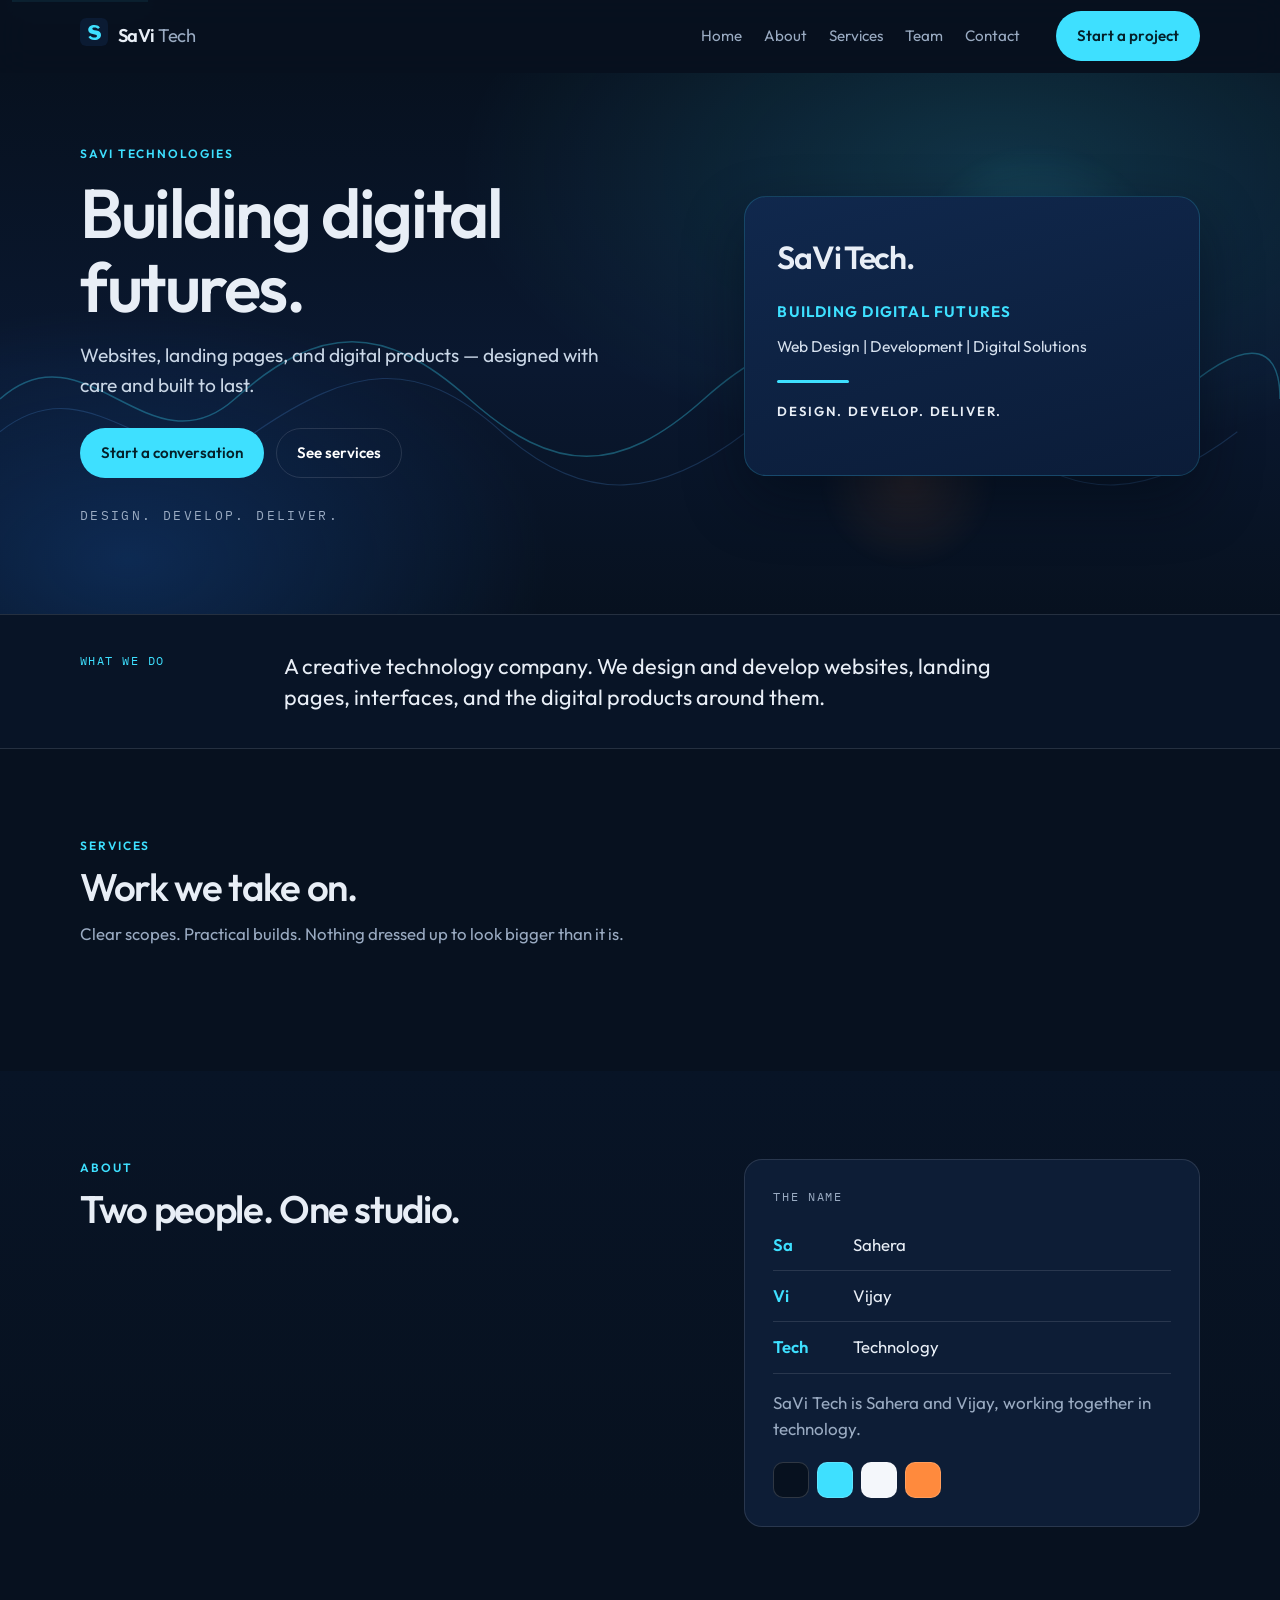
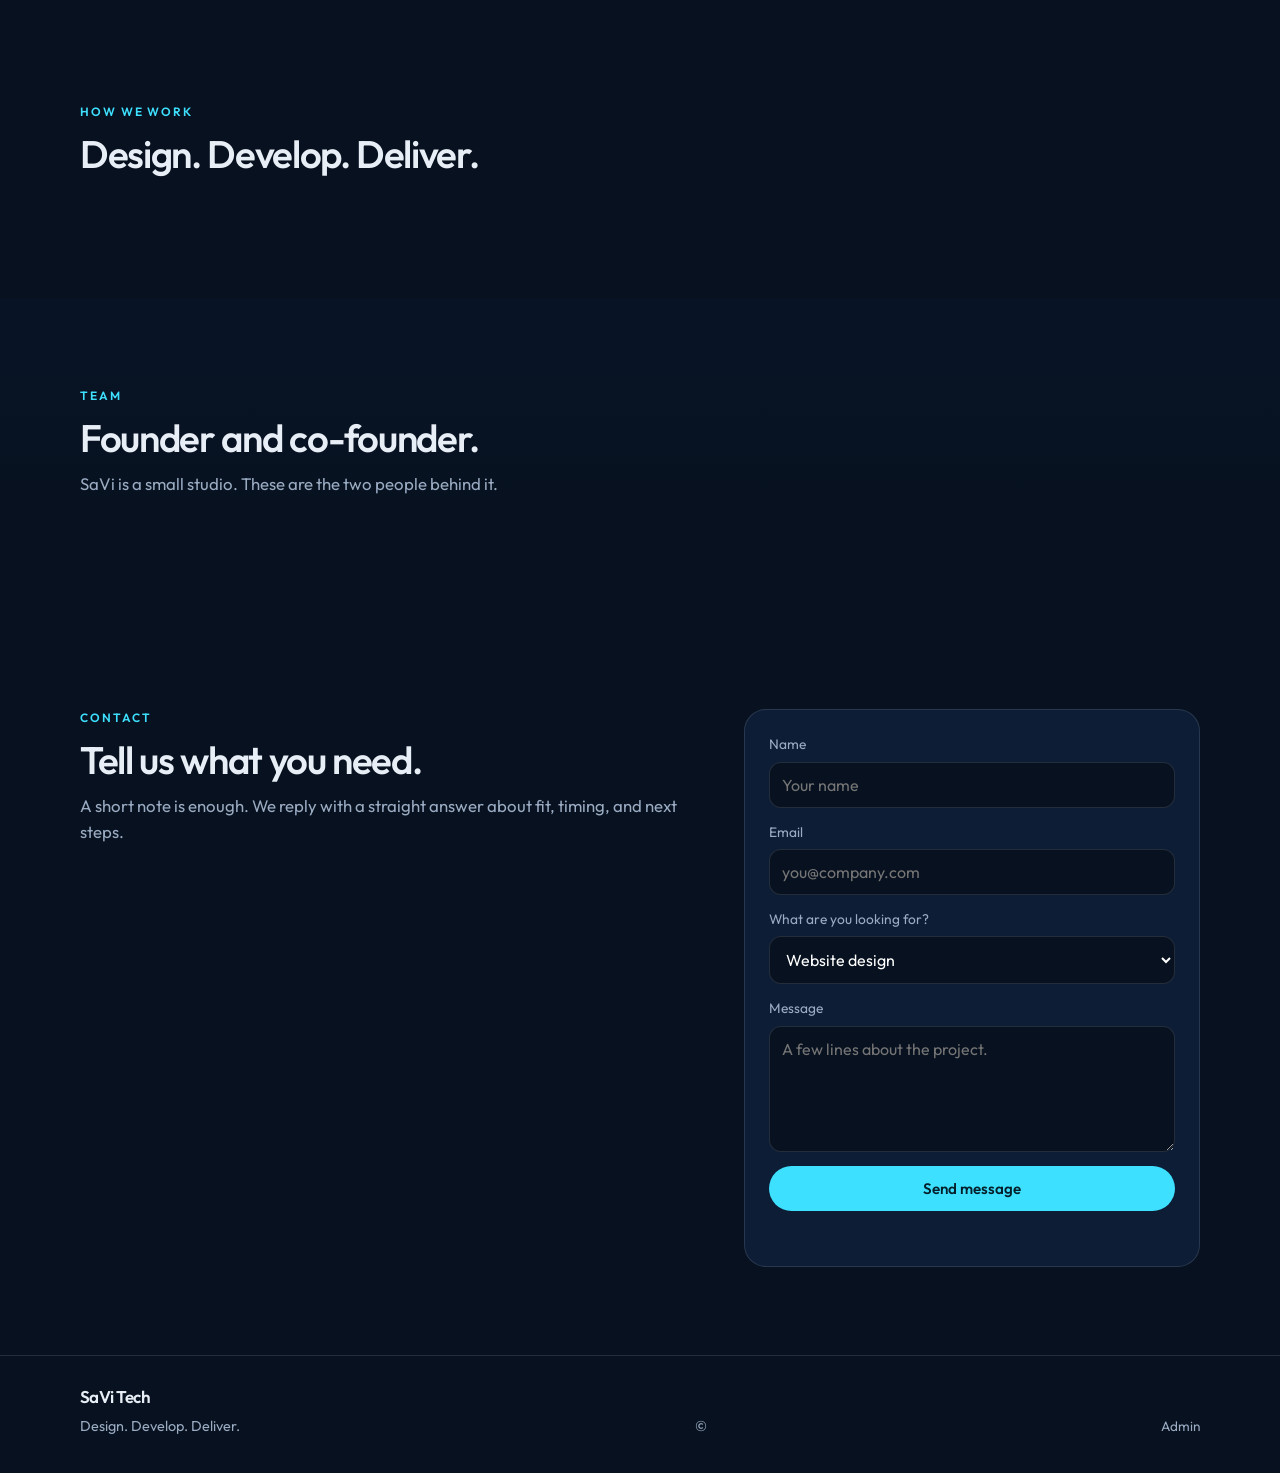
<file: public/index.html>
<!DOCTYPE html>
<html lang="en">
<head>
  <meta charset="UTF-8">
  <meta name="viewport" content="width=device-width, initial-scale=1.0">
  <title>SaVi Tech — Design. Develop. Deliver.</title>
  <meta name="description" content="SaVi Technologies designs and builds websites, landing pages, and digital products. Design. Develop. Deliver.">
  <meta name="theme-color" content="#07111F">
  <link rel="icon" href="favicon.svg" type="image/svg+xml">
  <link rel="preconnect" href="https://fonts.googleapis.com">
  <link rel="preconnect" href="https://fonts.gstatic.com" crossorigin>
  <link href="https://fonts.googleapis.com/css2?family=Outfit:wght@300;400;500;600;700&family=IBM+Plex+Mono:wght@400;500&display=swap" rel="stylesheet">
  <link rel="stylesheet" href="styles.css">
</head>
<body>
  <a class="skip" href="#main">Skip to content</a>

  <header class="site-header" id="site-header">
    <div class="header-inner">
      <a class="brand" href="#home" aria-label="SaVi Tech home">
        <span class="brand-mark" aria-hidden="true">
          <svg viewBox="0 0 32 32" width="28" height="28">
            <rect width="32" height="32" rx="7" fill="#0B1B33"/>
            <path d="M22.2 10.2c-1.2-1.4-3.1-2.2-5.6-2.2-4.4 0-7.2 2.3-7.2 5.5 0 2.6 1.8 4.2 5.2 4.9l2.2.4c1.8.3 2.6.8 2.6 1.7 0 1.1-1.2 1.8-3.1 1.8-2.1 0-3.5-.8-4.3-2.1l-2.4 1.6c1.3 2.1 3.7 3.3 6.8 3.3 4.6 0 7.6-2.3 7.6-5.7 0-2.7-1.7-4.3-5.3-5l-2.1-.4c-1.7-.3-2.5-.8-2.5-1.6 0-1 .9-1.6 2.7-1.6 1.7 0 3 .6 3.7 1.7l2.3-1.7z" fill="#3EE0FF"/>
          </svg>
        </span>
        <span class="brand-word">SaVi<span> Tech</span></span>
      </a>
      <nav class="nav" id="nav" aria-label="Primary">
        <a href="#home" data-nav="home">Home</a>
        <a href="#about" data-nav="about">About</a>
        <a href="#services" data-nav="services">Services</a>
        <a href="#team" data-nav="team">Team</a>
        <a href="#contact" data-nav="contact">Contact</a>
      </nav>
      <a class="btn btn-cyan header-cta" href="#contact" id="header-cta">Start a project</a>
      <button class="menu-btn" id="menu-btn" aria-label="Open menu" aria-expanded="false">
        <span></span><span></span><span></span>
      </button>
    </div>
  </header>

  <main id="main">
    <section class="hero" id="home">
      <div class="hero-bg" aria-hidden="true">
        <div class="orb orb-a"></div>
        <div class="orb orb-b"></div>
        <svg class="wave" viewBox="0 0 1200 220" preserveAspectRatio="none">
          <path d="M0 110 C 80 40, 140 180, 220 110 S 360 40, 440 110 S 580 180, 660 110 S 800 40, 880 110 S 1020 180, 1100 110 S 1200 70, 1200 110" fill="none" stroke="#3EE0FF" stroke-width="1.4" opacity="0.35"/>
          <path d="M0 140 C 90 70, 150 200, 240 140 S 390 70, 470 140 S 620 200, 700 140 S 850 70, 930 140 S 1080 200, 1160 140" fill="none" stroke="#5AA7FF" stroke-width="1" opacity="0.22"/>
        </svg>
      </div>
      <div class="wrap hero-grid">
        <div class="hero-copy">
          <p class="eyebrow" id="hero-eyebrow">SaVi Technologies</p>
          <h1 id="hero-title">Building digital futures.</h1>
          <p class="lede" id="hero-lede">Websites, landing pages, and digital products — designed with care and built to last.</p>
          <div class="hero-actions">
            <a class="btn btn-cyan" href="#contact" id="hero-primary">Start a conversation</a>
            <a class="btn btn-ghost" href="#services" id="hero-secondary">See services</a>
          </div>
          <p class="tagline" id="hero-tagline">Design. Develop. Deliver.</p>
        </div>
        <aside class="identity-card" aria-label="Brand mark">
          <p class="card-kicker">SaVi Tech.</p>
          <p class="card-line" id="card-line">Building digital futures</p>
          <p class="card-services" id="card-services">Web Design &nbsp;|&nbsp; Development &nbsp;|&nbsp; Digital Solutions</p>
          <span class="card-rule"></span>
          <p class="card-tag" id="card-tag">DESIGN. DEVELOP. DELIVER.</p>
        </aside>
      </div>
    </section>

    <section class="band" id="intro-band">
      <div class="wrap band-grid">
        <p class="band-label" id="band-label">What we do</p>
        <p class="band-text" id="band-text">A creative technology company. We design and develop websites, landing pages, interfaces, and the digital products around them.</p>
      </div>
    </section>

    <section class="section" id="services">
      <div class="wrap">
        <header class="section-head">
          <p class="eyebrow">Services</p>
          <h2 id="services-title">Work we take on.</h2>
          <p class="section-intro" id="services-intro">Clear scopes. Practical builds. Nothing dressed up to look bigger than it is.</p>
        </header>
        <div class="service-grid" id="service-grid"></div>
      </div>
    </section>

    <section class="section section-alt" id="about">
      <div class="wrap about-grid">
        <div>
          <p class="eyebrow">About</p>
          <h2 id="about-title">Two people. One studio.</h2>
          <div class="prose" id="about-body"></div>
        </div>
        <div class="about-panel">
          <p class="panel-label">The name</p>
          <ul class="name-list" id="name-list">
            <li><span>Sa</span> Sahera</li>
            <li><span>Vi</span> Vijay</li>
            <li><span>Tech</span> Technology</li>
          </ul>
          <p class="panel-note" id="about-note">SaVi Tech is Sahera and Vijay, working together in technology.</p>
          <div class="palette" aria-label="Brand colours">
            <span style="background:#07111F" title="Midnight #07111F"></span>
            <span style="background:#3EE0FF" title="Electric cyan #3EE0FF"></span>
            <span style="background:#F4F7FB" title="Paper #F4F7FB"></span>
            <span style="background:#FF8A3D" title="Accent #FF8A3D"></span>
          </div>
        </div>
      </div>
    </section>

    <section class="section" id="approach">
      <div class="wrap">
        <header class="section-head">
          <p class="eyebrow">How we work</p>
          <h2 id="approach-title">Design. Develop. Deliver.</h2>
        </header>
        <ol class="steps" id="steps"></ol>
      </div>
    </section>

    <section class="section section-alt" id="team">
      <div class="wrap">
        <header class="section-head">
          <p class="eyebrow">Team</p>
          <h2 id="team-title">Founder and co-founder.</h2>
          <p class="section-intro" id="team-intro">SaVi is a small studio. These are the two people behind it.</p>
        </header>
        <div class="team-grid" id="team-grid"></div>
      </div>
    </section>

    <section class="section" id="contact">
      <div class="wrap contact-grid">
        <div>
          <p class="eyebrow">Contact</p>
          <h2 id="contact-title">Tell us what you need.</h2>
          <p class="section-intro" id="contact-intro">A short note is enough. We reply with a straight answer about fit, timing, and next steps.</p>
          <dl class="contact-meta" id="contact-meta"></dl>
        </div>
        <form class="contact-form" id="contact-form" novalidate>
          <label>Name
            <input type="text" name="name" required autocomplete="name" placeholder="Your name">
          </label>
          <label>Email
            <input type="email" name="email" required autocomplete="email" placeholder="you@company.com">
          </label>
          <label>What are you looking for?
            <select name="interest" id="interest-select">
              <option>Website design</option>
              <option>Web development</option>
              <option>Landing page</option>
              <option>UI / UX</option>
              <option>Something else</option>
            </select>
          </label>
          <label>Message
            <textarea name="message" rows="5" required placeholder="A few lines about the project."></textarea>
          </label>
          <button class="btn btn-cyan" type="submit">Send message</button>
          <p class="form-note" id="form-note" role="status"></p>
        </form>
      </div>
    </section>
  </main>

  <footer class="site-footer">
    <div class="wrap footer-inner">
      <div>
        <p class="footer-brand">SaVi Tech</p>
        <p class="footer-tag" id="footer-tag">Design. Develop. Deliver.</p>
      </div>
      <p class="footer-legal" id="footer-legal">© <span id="year"></span> SaVi Technologies. All rights reserved.</p>
      <a class="footer-admin" href="admin.html">Admin</a>
    </div>
  </footer>

  <script src="content.js"></script>
  <script src="app.js"></script>
</body>
</html>
</file>
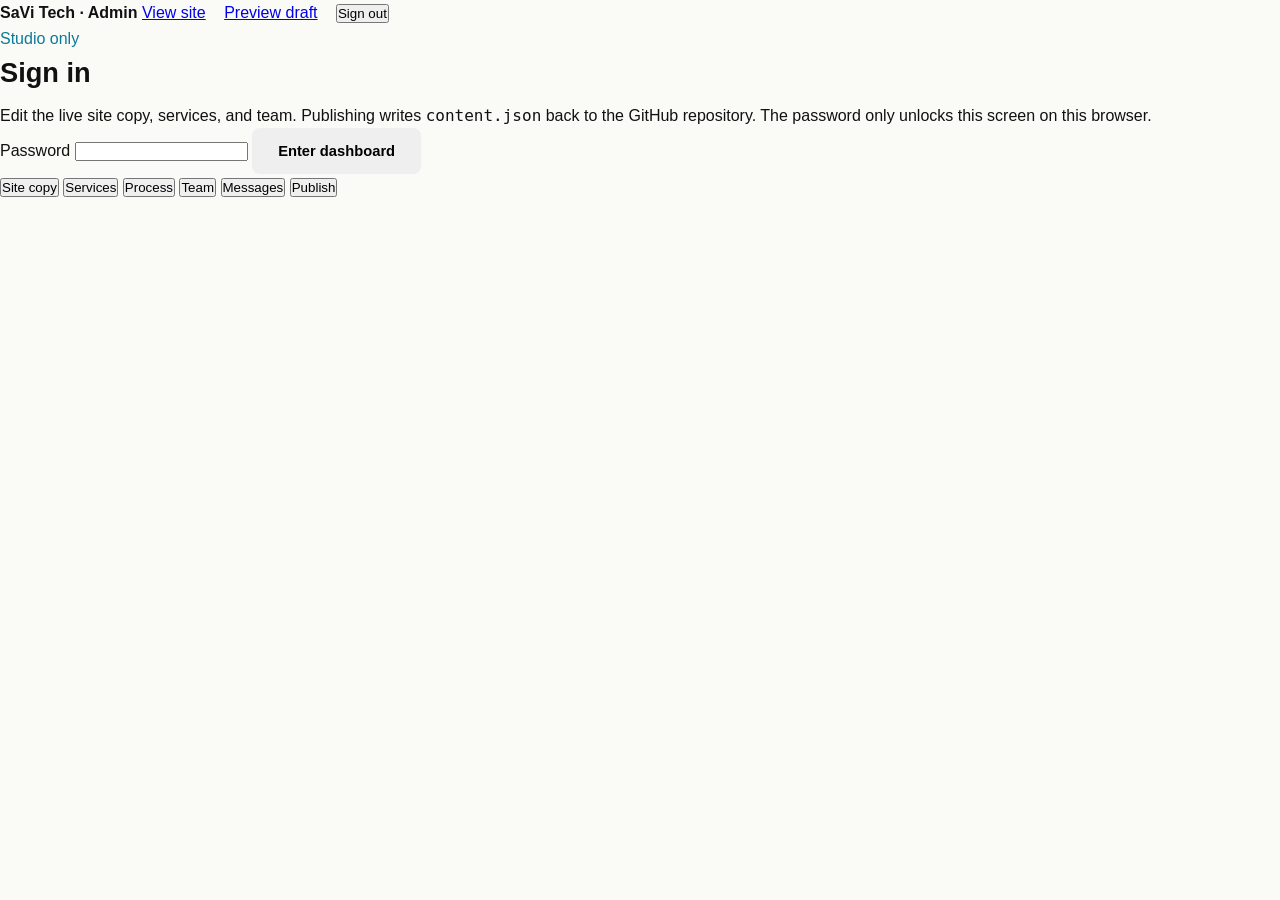
<file: docs/admin.html>
<!DOCTYPE html>
<html lang="en">
<head>
  <meta charset="UTF-8">
  <meta name="viewport" content="width=device-width, initial-scale=1.0">
  <title>Admin — SaVi Tech</title>
  <meta name="robots" content="noindex">
  <link rel="icon" href="favicon.svg" type="image/svg+xml">
  <link href="https://fonts.googleapis.com/css2?family=Outfit:wght@400;500;600&display=swap" rel="stylesheet">
  <link rel="stylesheet" href="styles.css">
</head>
<body class="admin-body">
  <header class="admin-top">
    <strong>SaVi Tech · Admin</strong>
    <span>
      <a href="index.html">View site</a>
      <a href="index.html?draft=1" id="draft-link" style="margin-left:14px">Preview draft</a>
      <button class="mini" id="logout" type="button" style="margin-left:14px">Sign out</button>
    </span>
  </header>
  <div class="admin-shell">
    <section class="login-card" id="login-card">
      <p class="eyebrow" style="color:#0b7a9a">Studio only</p>
      <h1 style="font-size:1.7rem;margin:0 0 8px">Sign in</h1>
      <p class="help">Edit the live site copy, services, and team. Publishing writes <code>content.json</code> back to the GitHub repository. The password only unlocks this screen on this browser.</p>
      <form id="login-form">
        <label class="field">Password
          <input type="password" id="password" autocomplete="current-password" required>
        </label>
        <button class="btn btn-cyan" type="submit">Enter dashboard</button>
        <p class="form-note error" id="login-note"></p>
      </form>
    </section>

    <section id="dash" class="hidden">
      <div class="admin-grid">
        <nav class="side-nav" aria-label="Admin sections">
          <button type="button" data-panel="copy" class="active">Site copy</button>
          <button type="button" data-panel="services">Services</button>
          <button type="button" data-panel="steps">Process</button>
          <button type="button" data-panel="team">Team</button>
          <button type="button" data-panel="inbox">Messages</button>
          <button type="button" data-panel="publish">Publish</button>
        </nav>
        <div>
          <div class="panel-card" id="panel-copy"></div>
          <div class="panel-card hidden" id="panel-services"></div>
          <div class="panel-card hidden" id="panel-steps"></div>
          <div class="panel-card hidden" id="panel-team"></div>
          <div class="panel-card hidden" id="panel-inbox"></div>
          <div class="panel-card hidden" id="panel-publish"></div>
        </div>
      </div>
    </section>
  </div>
  <script src="admin.js"></script>
</body>
</html>
</file>
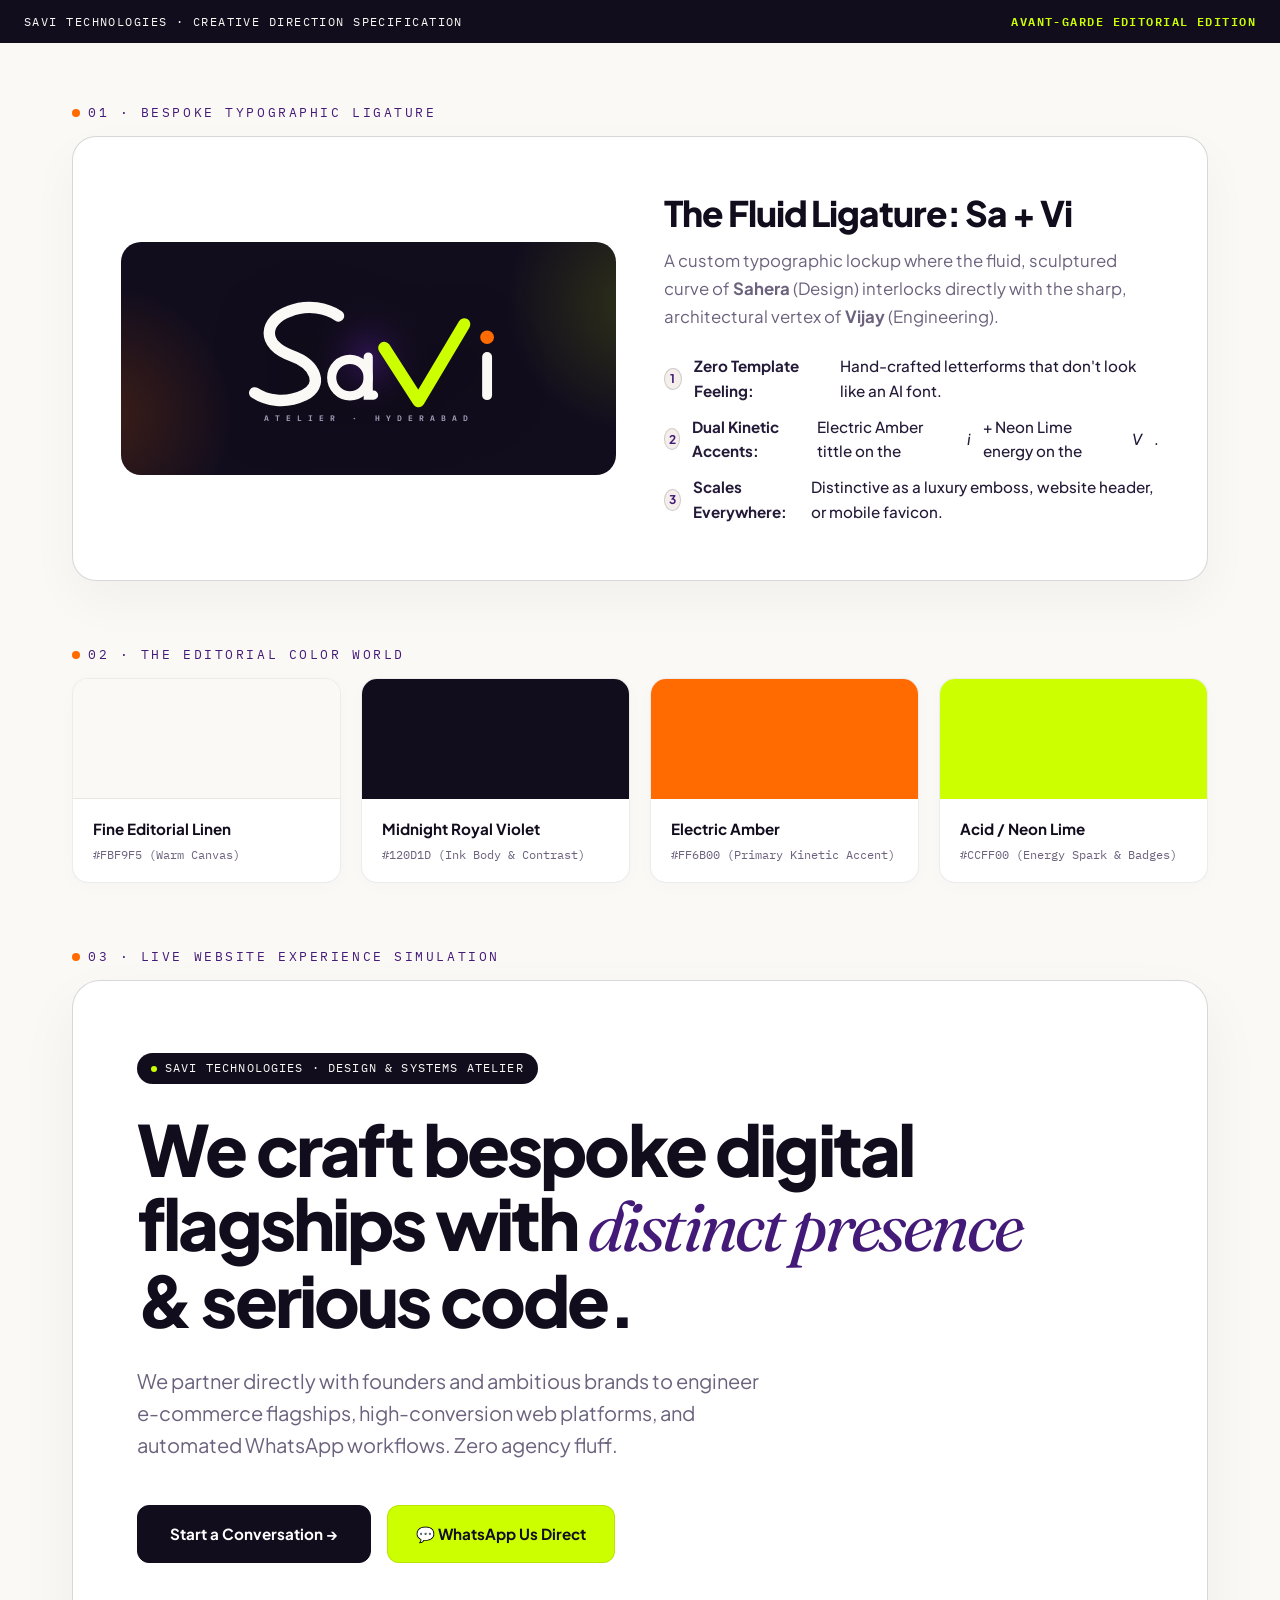
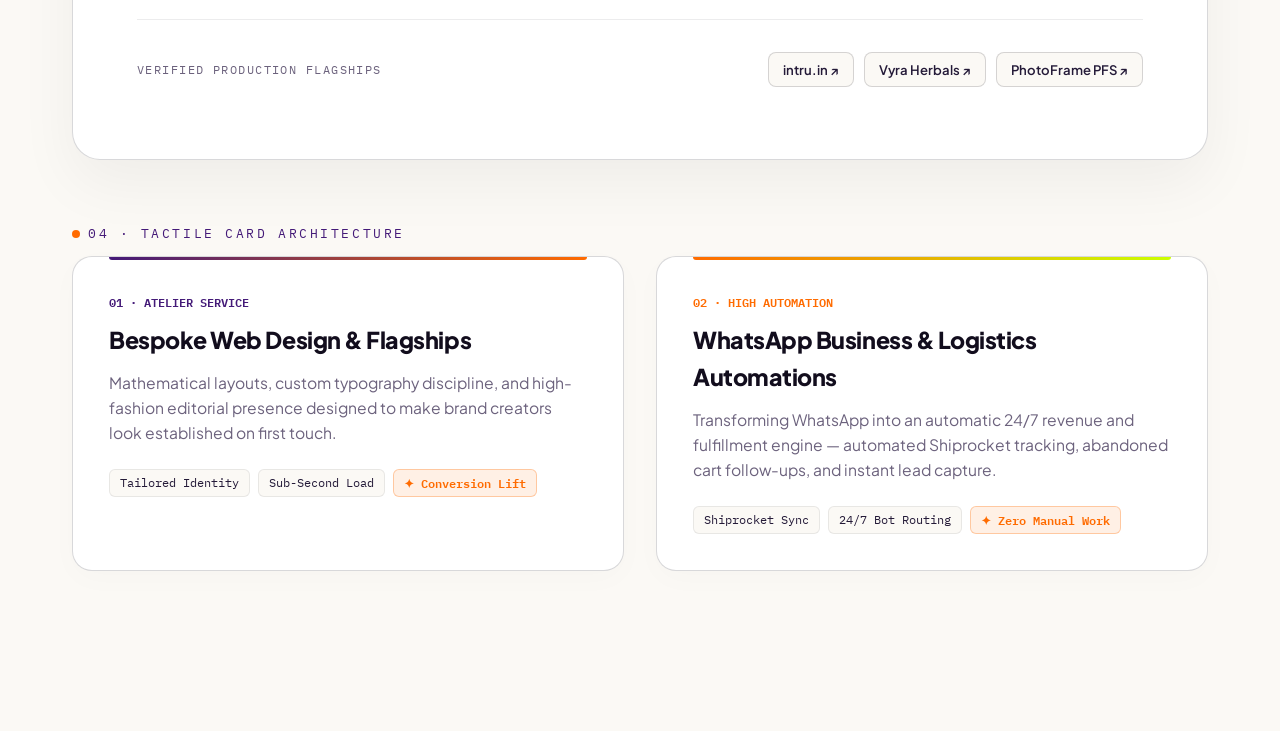
<file: docs/creative-direction.html>
<!DOCTYPE html>
<html lang="en">
<head>
  <meta charset="UTF-8">
  <meta name="viewport" content="width=device-width, initial-scale=1.0">
  <title>SaVi Tech — Creative Direction Exploration</title>
  <link rel="preconnect" href="https://fonts.googleapis.com">
  <link rel="preconnect" href="https://fonts.gstatic.com" crossorigin>
  <link href="https://fonts.googleapis.com/css2?family=Cinzel:wght@500;700&family=Fraunces:ital,opsz,wght@0,9..144,300;0,9..144,600;1,9..144,300;1,9..144,600&family=IBM+Plex+Mono:ital,wght@0,400;0,500;0,600;1,400&family=Outfit:wght@300;400;500;600;700;800&family=Plus+Jakarta+Sans:wght@300;400;500;600;700;800&display=swap" rel="stylesheet">
  <style>
    *, *::before, *::after { box-sizing: border-box; margin: 0; padding: 0; }
    
    :root {
      /* Creative Editorial Canvas */
      --paper: #FBF9F5;
      --paper-card: #FFFFFF;
      --paper-card-warm: #F4EFEB;
      --ink-primary: #120D1D; /* Deep Midnight Royal Violet-Black */
      --ink-secondary: #241A38;
      --ink-muted: #6C627D;
      --hairline: rgba(18, 13, 29, 0.08);
      --hairline-strong: rgba(18, 13, 29, 0.16);
      
      /* Vibrant Avant-Garde Accents */
      --royal-violet: #441A78;
      --electric-amber: #FF6B00;
      --neon-lime: #CCFF00;
      --lime-dark: #A6D400;
      
      --font-display: 'Plus Jakarta Sans', -apple-system, sans-serif;
      --font-serif: 'Fraunces', serif;
      --font-mono: 'IBM Plex Mono', monospace;
    }

    body {
      background-color: var(--paper);
      color: var(--ink-primary);
      font-family: var(--font-display);
      line-height: 1.6;
      padding: 0 0 100px;
      -webkit-font-smoothing: antialiased;
    }

    .top-strip {
      background: var(--ink-primary);
      color: var(--paper);
      padding: 12px 24px;
      display: flex;
      justify-content: space-between;
      align-items: center;
      font-family: var(--font-mono);
      font-size: 0.75rem;
      letter-spacing: 0.12em;
    }

    .top-strip .tag {
      color: var(--neon-lime);
      font-weight: 600;
    }

    .container {
      max-width: 1200px;
      margin: 0 auto;
      padding: 60px 32px;
    }

    .section-title {
      font-family: var(--font-mono);
      font-size: 0.8rem;
      text-transform: uppercase;
      letter-spacing: 0.2em;
      color: var(--royal-violet);
      margin-bottom: 12px;
      display: flex;
      align-items: center;
      gap: 8px;
    }
    .section-title::before {
      content: '';
      display: inline-block;
      width: 8px;
      height: 8px;
      background: var(--electric-amber);
      border-radius: 50%;
    }

    /* ── LIGATURE LOGO SHOWCASE ── */
    .logo-hero-showcase {
      background: #FFFFFF;
      border: 1px solid var(--hairline-strong);
      border-radius: 24px;
      padding: 56px 48px;
      margin-bottom: 64px;
      box-shadow: 0 20px 50px rgba(18, 13, 29, 0.04);
      display: grid;
      grid-template-columns: 1fr 1fr;
      gap: 48px;
      align-items: center;
    }

    .logo-preview-box {
      background: var(--ink-primary);
      border-radius: 20px;
      padding: 48px 32px;
      display: flex;
      flex-direction: column;
      align-items: center;
      justify-content: center;
      position: relative;
      overflow: hidden;
    }

    .logo-preview-box::before {
      content: '';
      position: absolute;
      top: -30%;
      right: -30%;
      width: 260px;
      height: 260px;
      background: radial-gradient(circle, rgba(204, 255, 0, 0.15), transparent 70%);
      pointer-events: none;
    }

    .logo-preview-box::after {
      content: '';
      position: absolute;
      bottom: -30%;
      left: -30%;
      width: 260px;
      height: 260px;
      background: radial-gradient(circle, rgba(255, 107, 0, 0.18), transparent 70%);
      pointer-events: none;
    }

    .ligature-svg {
      width: 100%;
      max-width: 320px;
      height: auto;
      filter: drop-shadow(0 10px 25px rgba(0,0,0,0.4));
      position: relative;
      z-index: 1;
    }

    .logo-details h2 {
      font-size: 2.2rem;
      font-weight: 800;
      letter-spacing: -0.03em;
      color: var(--ink-primary);
      margin-bottom: 14px;
      line-height: 1.15;
    }

    .logo-details p {
      font-size: 1.05rem;
      color: var(--ink-muted);
      line-height: 1.65;
      margin-bottom: 24px;
    }

    .key-points {
      list-style: none;
      display: flex;
      flex-direction: column;
      gap: 12px;
    }

    .key-points li {
      font-size: 0.95rem;
      display: flex;
      align-items: center;
      gap: 12px;
      color: var(--ink-secondary);
      font-weight: 500;
    }

    .key-points li span {
      width: 22px;
      height: 22px;
      border-radius: 50%;
      background: var(--paper-card-warm);
      border: 1px solid var(--hairline-strong);
      display: inline-flex;
      align-items: center;
      justify-content: center;
      font-size: 0.75rem;
      color: var(--royal-violet);
      font-weight: 700;
    }

    /* ── PALETTE DUALITY (Amber & Lime on Paper) ── */
    .color-swatches-grid {
      display: grid;
      grid-template-columns: repeat(4, 1fr);
      gap: 20px;
      margin-bottom: 64px;
    }

    .swatch-card {
      background: #FFFFFF;
      border: 1px solid var(--hairline);
      border-radius: 16px;
      overflow: hidden;
      box-shadow: 0 4px 20px rgba(0,0,0,0.02);
      transition: transform 0.2s;
    }
    .swatch-card:hover { transform: translateY(-4px); }

    .swatch-fill {
      height: 120px;
      width: 100%;
      position: relative;
    }

    .swatch-info {
      padding: 18px 20px;
    }
    .swatch-name {
      font-size: 0.95rem;
      font-weight: 700;
      color: var(--ink-primary);
      margin-bottom: 4px;
    }
    .swatch-hex {
      font-family: var(--font-mono);
      font-size: 0.75rem;
      color: var(--ink-muted);
    }

    /* ── LIVE HERO SIMULATION (EDITORIAL LIGHT) ── */
    .editorial-hero-sim {
      background: var(--paper-card);
      border: 1px solid var(--hairline-strong);
      border-radius: 28px;
      padding: 72px 64px;
      position: relative;
      box-shadow: 0 24px 60px rgba(18, 13, 29, 0.05);
      margin-bottom: 64px;
    }

    .hero-eyebrow-chip {
      display: inline-flex;
      align-items: center;
      gap: 8px;
      background: var(--ink-primary);
      color: var(--paper);
      padding: 6px 14px;
      border-radius: 999px;
      font-family: var(--font-mono);
      font-size: 0.72rem;
      letter-spacing: 0.1em;
      text-transform: uppercase;
      margin-bottom: 28px;
    }
    .hero-eyebrow-chip .dot {
      width: 6px;
      height: 6px;
      background: var(--neon-lime);
      border-radius: 50%;
    }

    .editorial-hero-sim h1 {
      font-size: clamp(2.8rem, 5.5vw, 4.6rem);
      font-weight: 800;
      line-height: 1.05;
      letter-spacing: -0.04em;
      color: var(--ink-primary);
      max-width: 900px;
      margin-bottom: 28px;
    }

    .editorial-hero-sim h1 .italic-flair {
      font-family: var(--font-serif);
      font-style: italic;
      font-weight: 400;
      color: var(--royal-violet);
    }

    .editorial-hero-sim .hero-lede {
      font-size: 1.25rem;
      color: var(--ink-muted);
      line-height: 1.6;
      max-width: 640px;
      margin-bottom: 44px;
    }

    .hero-btn-row {
      display: flex;
      gap: 16px;
      align-items: center;
      flex-wrap: wrap;
    }

    .btn-amber {
      background: var(--ink-primary);
      color: #FFFFFF;
      padding: 16px 32px;
      border-radius: 12px;
      font-size: 0.95rem;
      font-weight: 700;
      text-decoration: none;
      display: inline-flex;
      align-items: center;
      gap: 10px;
      transition: all 0.25s;
      border: 1px solid var(--ink-primary);
    }
    .btn-amber:hover {
      background: var(--royal-violet);
      transform: translateY(-2px);
      box-shadow: 0 10px 24px rgba(68, 26, 120, 0.25);
    }

    .btn-lime {
      background: var(--neon-lime);
      color: var(--ink-primary);
      padding: 16px 28px;
      border-radius: 12px;
      font-size: 0.95rem;
      font-weight: 700;
      text-decoration: none;
      display: inline-flex;
      align-items: center;
      gap: 8px;
      border: 1px solid rgba(0,0,0,0.1);
      transition: all 0.2s;
    }
    .btn-lime:hover {
      background: #DEFF4D;
      transform: translateY(-2px);
      box-shadow: 0 10px 24px rgba(204, 255, 0, 0.4);
    }

    .editorial-client-strip {
      margin-top: 56px;
      padding-top: 32px;
      border-top: 1px solid var(--hairline);
      display: flex;
      align-items: center;
      justify-content: space-between;
      flex-wrap: wrap;
      gap: 20px;
    }

    .client-strip-label {
      font-family: var(--font-mono);
      font-size: 0.75rem;
      letter-spacing: 0.12em;
      text-transform: uppercase;
      color: var(--ink-muted);
    }

    .client-chips {
      display: flex;
      gap: 10px;
      flex-wrap: wrap;
    }

    .c-chip {
      padding: 6px 14px;
      background: var(--paper);
      border: 1px solid var(--hairline-strong);
      border-radius: 8px;
      font-size: 0.82rem;
      font-weight: 600;
      color: var(--ink-secondary);
      text-decoration: none;
      transition: all 0.15s;
    }
    .c-chip:hover {
      border-color: var(--royal-violet);
      color: var(--royal-violet);
    }

    /* ── CARD UI PREVIEW ── */
    .cards-preview-grid {
      display: grid;
      grid-template-columns: 1fr 1fr;
      gap: 32px;
    }

    .preview-card {
      background: #FFFFFF;
      border: 1px solid var(--hairline-strong);
      border-radius: 20px;
      padding: 36px;
      box-shadow: 0 8px 30px rgba(0,0,0,0.02);
      position: relative;
    }

    .preview-card-accent {
      position: absolute;
      top: 0;
      left: 36px;
      right: 36px;
      height: 3px;
      background: linear-gradient(90deg, var(--royal-violet), var(--electric-amber));
      border-radius: 0 0 3px 3px;
    }

    .preview-card h3 {
      font-size: 1.45rem;
      font-weight: 800;
      letter-spacing: -0.02em;
      margin-bottom: 12px;
      color: var(--ink-primary);
    }

    .preview-card p {
      font-size: 0.98rem;
      color: var(--ink-muted);
      line-height: 1.6;
      margin-bottom: 24px;
    }

    .tag-row {
      display: flex;
      gap: 8px;
      flex-wrap: wrap;
    }

    .p-tag {
      font-family: var(--font-mono);
      font-size: 0.72rem;
      padding: 4px 10px;
      border-radius: 6px;
      background: var(--paper);
      border: 1px solid var(--hairline);
      color: var(--ink-secondary);
    }

    .p-tag-glow {
      background: rgba(255, 107, 0, 0.1);
      border: 1px solid rgba(255, 107, 0, 0.3);
      color: var(--electric-amber);
      font-weight: 600;
    }

    @media (max-width: 860px) {
      .logo-hero-showcase, .cards-preview-grid { grid-template-columns: 1fr; }
      .color-swatches-grid { grid-template-columns: 1fr 1fr; }
      .editorial-hero-sim { padding: 40px 24px; }
      .editorial-hero-sim h1 { font-size: 2.4rem; }
    }
  </style>
</head>
<body>

  <div class="top-strip">
    <span>SAVI TECHNOLOGIES · CREATIVE DIRECTION SPECIFICATION</span>
    <span class="tag">AVANT-GARDE EDITORIAL EDITION</span>
  </div>

  <div class="container">

    <!-- 1. CUSTOM TYPOGRAPHIC LIGATURE LOGO -->
    <div class="section-title">01 · Bespoke Typographic Ligature</div>
    <div class="logo-hero-showcase">
      <div class="logo-preview-box">
        <!-- SVG LIGATURE FOR SAVI -->
        <svg class="ligature-svg" viewBox="0 0 420 180" fill="none" xmlns="http://www.w3.org/2000/svg">
          <!-- Background glow elements -->
          <circle cx="210" cy="90" r="80" fill="url(#violetGlow)" opacity="0.6"/>
          
          <!-- Bespoke Crafted SaVi Ligature Mark -->
          <g>
            <!-- Elegant Swash S -->
            <path d="M 60 135 C 75 145, 100 150, 125 138 C 150 126, 142 98, 108 86 C 68 72, 72 40, 105 28 C 130 18, 155 24, 170 34" 
                  stroke="#FBF9F5" stroke-width="15" stroke-linecap="round" fill="none"/>
            
            <!-- Lowercase fluid 'a' linked to S -->
            <circle cx="185" cy="115" r="24" stroke="#FBF9F5" stroke-width="12" fill="none"/>
            <path d="M 209 88 L 209 138 L 216 138" stroke="#FBF9F5" stroke-width="12" stroke-linecap="round"/>

            <!-- The Architectural Kinetic V intertwining directly into the ligature -->
            <path d="M 230 76 L 275 146 L 335 45" 
                  stroke="#CCFF00" stroke-width="16" stroke-linecap="round" stroke-linejoin="round"/>
            
            <!-- Modern Lowercase 'i' with signature electric amber tittle (dot) -->
            <line x1="365" y1="88" x2="365" y2="138" stroke="#FBF9F5" stroke-width="13" stroke-linecap="round"/>
            <circle cx="365" cy="62" r="9" fill="#FF6B00"/>
          </g>

          <!-- STUDIO SUBTEXT -->
          <text x="210" y="172" font-family="'IBM Plex Mono', monospace" font-size="11" font-weight="600" letter-spacing="8" fill="#A89EBC" text-anchor="middle">ATELIER · HYDERABAD</text>

          <defs>
            <radialGradient id="violetGlow" cx="0.5" cy="0.5" r="0.5">
              <stop offset="0%" stop-color="#441A78"/>
              <stop offset="100%" stop-color="#120D1D" stop-opacity="0"/>
            </radialGradient>
          </defs>
        </svg>
      </div>

      <div class="logo-details">
        <h2>The Fluid Ligature: Sa + Vi</h2>
        <p>A custom typographic lockup where the fluid, sculptured curve of <strong>Sahera</strong> (Design) interlocks directly with the sharp, architectural vertex of <strong>Vijay</strong> (Engineering).</p>
        <ul class="key-points">
          <li><span>1</span> <strong>Zero Template Feeling:</strong> Hand-crafted letterforms that don't look like an AI font.</li>
          <li><span>2</span> <strong>Dual Kinetic Accents:</strong> Electric Amber tittle on the <em>i</em> + Neon Lime energy on the <em>V</em>.</li>
          <li><span>3</span> <strong>Scales Everywhere:</strong> Distinctive as a luxury emboss, website header, or mobile favicon.</li>
        </ul>
      </div>
    </div>

    <!-- 2. EDITORIAL PAPER + VIOLET / AMBER PALETTE -->
    <div class="section-title">02 · The Editorial Color World</div>
    <div class="color-swatches-grid">
      <div class="swatch-card">
        <div class="swatch-fill" style="background: #FBF9F5; border-bottom:1px solid #ECE7DE;"></div>
        <div class="swatch-info">
          <div class="swatch-name">Fine Editorial Linen</div>
          <div class="swatch-hex">#FBF9F5 (Warm Canvas)</div>
        </div>
      </div>

      <div class="swatch-card">
        <div class="swatch-fill" style="background: #120D1D;"></div>
        <div class="swatch-info">
          <div class="swatch-name">Midnight Royal Violet</div>
          <div class="swatch-hex">#120D1D (Ink Body & Contrast)</div>
        </div>
      </div>

      <div class="swatch-card">
        <div class="swatch-fill" style="background: #FF6B00;"></div>
        <div class="swatch-info">
          <div class="swatch-name">Electric Amber</div>
          <div class="swatch-hex">#FF6B00 (Primary Kinetic Accent)</div>
        </div>
      </div>

      <div class="swatch-card">
        <div class="swatch-fill" style="background: #CCFF00;"></div>
        <div class="swatch-info">
          <div class="swatch-name">Acid / Neon Lime</div>
          <div class="swatch-hex">#CCFF00 (Energy Spark & Badges)</div>
        </div>
      </div>
    </div>

    <!-- 3. LIVE HOMEPAGE HERO SIMULATION -->
    <div class="section-title">03 · Live Website Experience Simulation</div>
    <div class="editorial-hero-sim">
      <div class="hero-eyebrow-chip">
        <span class="dot"></span>
        SaVi Technologies · Design &amp; Systems Atelier
      </div>

      <h1>We craft bespoke digital flagships with <span class="italic-flair">distinct presence</span> &amp; serious code.</h1>
      
      <p class="hero-lede">
        We partner directly with founders and ambitious brands to engineer e-commerce flagships, high-conversion web platforms, and automated WhatsApp workflows. Zero agency fluff.
      </p>

      <div class="hero-btn-row">
        <a href="#" class="btn-amber">Start a Conversation →</a>
        <a href="#" class="btn-lime">💬 WhatsApp Us Direct</a>
      </div>

      <div class="editorial-client-strip">
        <span class="client-strip-label">Verified Production Flagships</span>
        <div class="client-chips">
          <a href="https://intru.in" target="_blank" class="c-chip">intru.in ↗</a>
          <a href="https://vyraherbals.com" target="_blank" class="c-chip">Vyra Herbals ↗</a>
          <a href="https://photoframepfs.pages.dev/" target="_blank" class="c-chip">PhotoFrame PFS ↗</a>
        </div>
      </div>
    </div>

    <!-- 4. SERVICES / CLIENT CARDS IN THIS THEME -->
    <div class="section-title">04 · Tactile Card Architecture</div>
    <div class="cards-preview-grid">
      <div class="preview-card">
        <div class="preview-card-accent"></div>
        <div style="font-family:var(--font-mono); font-size:0.75rem; color:var(--royal-violet); margin-bottom:8px; font-weight:600;">01 · ATELIER SERVICE</div>
        <h3>Bespoke Web Design &amp; Flagships</h3>
        <p>Mathematical layouts, custom typography discipline, and high-fashion editorial presence designed to make brand creators look established on first touch.</p>
        <div class="tag-row">
          <span class="p-tag">Tailored Identity</span>
          <span class="p-tag">Sub-Second Load</span>
          <span class="p-tag p-tag-glow">✦ Conversion Lift</span>
        </div>
      </div>

      <div class="preview-card">
        <div class="preview-card-accent" style="background: linear-gradient(90deg, var(--electric-amber), var(--neon-lime));"></div>
        <div style="font-family:var(--font-mono); font-size:0.75rem; color:var(--electric-amber); margin-bottom:8px; font-weight:600;">02 · HIGH AUTOMATION</div>
        <h3>WhatsApp Business &amp; Logistics Automations</h3>
        <p>Transforming WhatsApp into an automatic 24/7 revenue and fulfillment engine — automated Shiprocket tracking, abandoned cart follow-ups, and instant lead capture.</p>
        <div class="tag-row">
          <span class="p-tag">Shiprocket Sync</span>
          <span class="p-tag">24/7 Bot Routing</span>
          <span class="p-tag p-tag-glow">✦ Zero Manual Work</span>
        </div>
      </div>
    </div>

  </div>

</body>
</html>
</file>
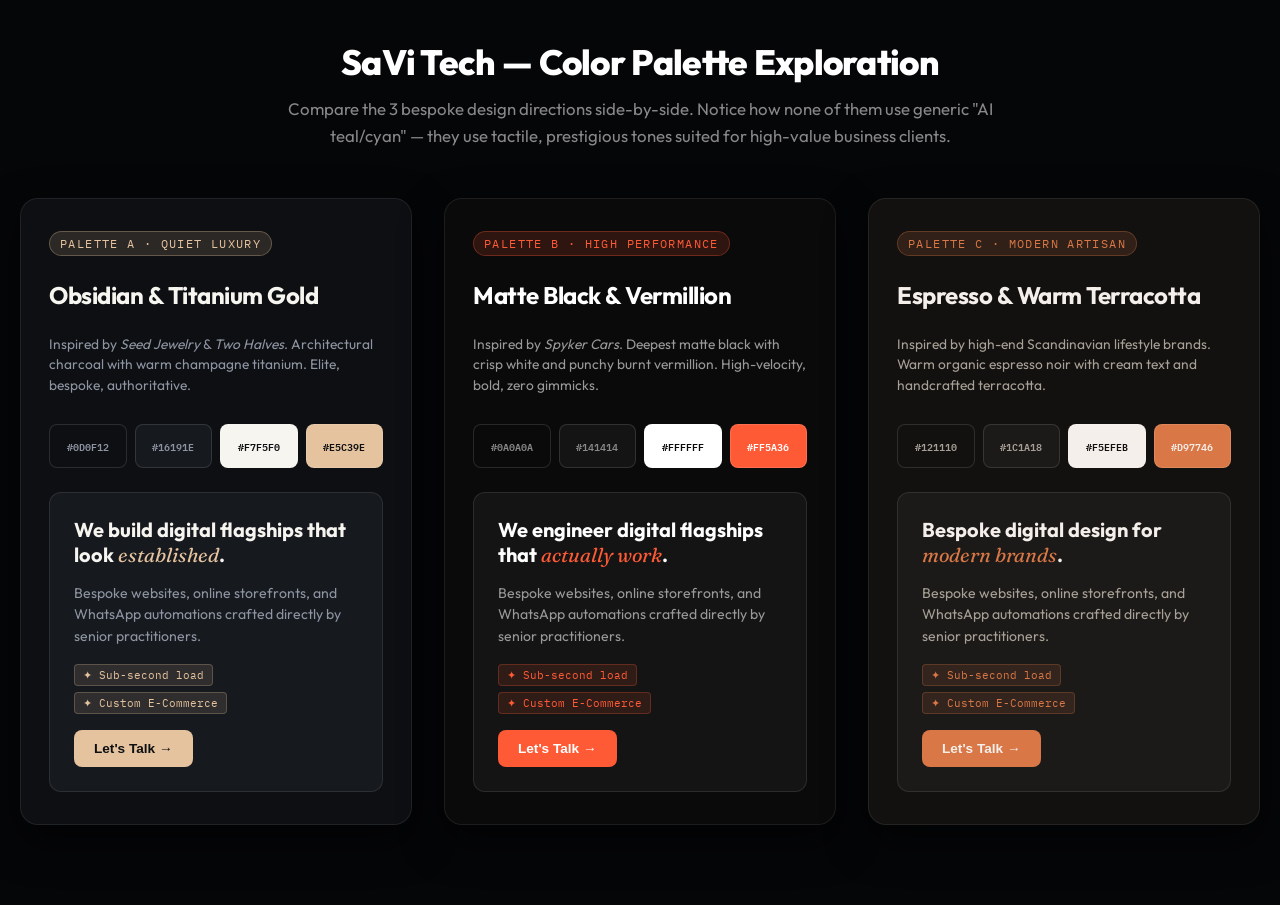
<file: docs/palettes-preview.html>
<!DOCTYPE html>
<html lang="en">
<head>
  <meta charset="UTF-8">
  <meta name="viewport" content="width=device-width, initial-scale=1.0">
  <title>SaVi Tech — Color Palette Live Comparison</title>
  <link rel="preconnect" href="https://fonts.googleapis.com">
  <link rel="preconnect" href="https://fonts.gstatic.com" crossorigin>
  <link href="https://fonts.googleapis.com/css2?family=Fraunces:ital,opsz,wght@0,9..144,400;1,9..144,400&family=IBM+Plex+Mono:wght@400;500;600&family=Outfit:wght@400;500;600;700;800&display=swap" rel="stylesheet">
  <style>
    * { box-sizing: border-box; margin: 0; padding: 0; }
    body {
      background: #050608;
      color: #E0E0E0;
      font-family: 'Outfit', sans-serif;
      padding: 40px 20px 80px;
    }
    .header {
      text-align: center;
      max-width: 760px;
      margin: 0 auto 48px;
    }
    .header h1 {
      font-size: 2.2rem;
      font-weight: 800;
      color: #FFF;
      margin-bottom: 12px;
      letter-spacing: -0.02em;
    }
    .header p {
      font-size: 1.05rem;
      color: #888;
      line-height: 1.6;
    }
    .palettes-grid {
      display: grid;
      grid-template-columns: repeat(auto-fit, minmax(360px, 1fr));
      gap: 32px;
      max-width: 1280px;
      margin: 0 auto;
    }
    .palette-box {
      border-radius: 18px;
      padding: 32px 28px;
      border: 1px solid rgba(255,255,255,0.08);
      display: flex;
      flex-direction: column;
      gap: 24px;
      position: relative;
      box-shadow: 0 16px 40px rgba(0,0,0,0.6);
    }
    .tag-badge {
      display: inline-block;
      font-family: 'IBM Plex Mono', monospace;
      font-size: 0.72rem;
      text-transform: uppercase;
      letter-spacing: 0.12em;
      padding: 4px 10px;
      border-radius: 999px;
      align-self: flex-start;
    }
    .palette-title {
      font-size: 1.5rem;
      font-weight: 700;
      letter-spacing: -0.02em;
    }
    .swatches {
      display: flex;
      gap: 8px;
      margin-top: 4px;
    }
    .swatch {
      flex: 1;
      height: 44px;
      border-radius: 8px;
      border: 1px solid rgba(255,255,255,0.12);
      display: flex;
      align-items: center;
      justify-content: center;
      font-family: 'IBM Plex Mono', monospace;
      font-size: 0.65rem;
      font-weight: 600;
    }
    
    /* Mock UI Card */
    .mock-ui {
      border-radius: 12px;
      padding: 24px;
      display: flex;
      flex-direction: column;
      gap: 16px;
    }
    .mock-headline {
      font-size: 1.25rem;
      font-weight: 700;
      line-height: 1.25;
    }
    .mock-headline em {
      font-family: 'Fraunces', serif;
      font-style: italic;
      font-weight: 400;
    }
    .mock-body {
      font-size: 0.88rem;
      line-height: 1.55;
    }
    .mock-btn {
      display: inline-flex;
      align-items: center;
      justify-content: center;
      padding: 11px 20px;
      border-radius: 8px;
      font-size: 0.85rem;
      font-weight: 600;
      text-decoration: none;
      align-self: flex-start;
      border: none;
      cursor: pointer;
    }
    .mock-pills {
      display: flex;
      gap: 6px;
      flex-wrap: wrap;
    }
    .mock-pill {
      font-family: 'IBM Plex Mono', monospace;
      font-size: 0.68rem;
      padding: 3px 8px;
      border-radius: 4px;
    }

    /* PALETTE A */
    .p-a { background: #0D0F12; color: #F7F5F0; }
    .p-a .tag-badge { background: rgba(229, 195, 158, 0.14); color: #E5C39E; border: 1px solid rgba(229, 195, 158, 0.3); }
    .p-a .palette-title { color: #F7F5F0; }
    .p-a .mock-ui { background: #16191E; border: 1px solid rgba(247, 245, 240, 0.1); }
    .p-a .mock-headline { color: #F7F5F0; }
    .p-a .mock-headline em { color: #E5C39E; }
    .p-a .mock-body { color: #8E95A2; }
    .p-a .mock-btn { background: #E5C39E; color: #0D0F12; }
    .p-a .mock-pill { background: rgba(229, 195, 158, 0.12); color: #E5C39E; border: 1px solid rgba(229, 195, 158, 0.25); }

    /* PALETTE B */
    .p-b { background: #0A0A0A; color: #FFFFFF; }
    .p-b .tag-badge { background: rgba(255, 90, 54, 0.15); color: #FF5A36; border: 1px solid rgba(255, 90, 54, 0.3); }
    .p-b .palette-title { color: #FFFFFF; }
    .p-b .mock-ui { background: #141414; border: 1px solid rgba(255, 255, 255, 0.1); }
    .p-b .mock-headline { color: #FFFFFF; }
    .p-b .mock-headline em { color: #FF5A36; }
    .p-b .mock-body { color: #999999; }
    .p-b .mock-btn { background: #FF5A36; color: #FFFFFF; }
    .p-b .mock-pill { background: rgba(255, 90, 54, 0.12); color: #FF5A36; border: 1px solid rgba(255, 90, 54, 0.25); }

    /* PALETTE C */
    .p-c { background: #121110; color: #F5EFEB; }
    .p-c .tag-badge { background: rgba(217, 119, 70, 0.15); color: #D97746; border: 1px solid rgba(217, 119, 70, 0.3); }
    .p-c .palette-title { color: #F5EFEB; }
    .p-c .mock-ui { background: #1C1A18; border: 1px solid rgba(245, 239, 235, 0.1); }
    .p-c .mock-headline { color: #F5EFEB; }
    .p-c .mock-headline em { color: #D97746; }
    .p-c .mock-body { color: #A8A096; }
    .p-c .mock-btn { background: #D97746; color: #F5EFEB; }
    .p-c .mock-pill { background: rgba(217, 119, 70, 0.12); color: #D97746; border: 1px solid rgba(217, 119, 70, 0.25); }
  </style>
</head>
<body>

  <div class="header">
    <h1>SaVi Tech — Color Palette Exploration</h1>
    <p>Compare the 3 bespoke design directions side-by-side. Notice how none of them use generic "AI teal/cyan" — they use tactile, prestigious tones suited for high-value business clients.</p>
  </div>

  <div class="palettes-grid">

    <!-- PALETTE A -->
    <div class="palette-box p-a">
      <span class="tag-badge">Palette A · Quiet Luxury</span>
      <h2 class="palette-title">Obsidian & Titanium Gold</h2>
      <p style="font-size:0.86rem; color:#8E95A2; line-height:1.5;">Inspired by <em>Seed Jewelry</em> & <em>Two Halves</em>. Architectural charcoal with warm champagne titanium. Elite, bespoke, authoritative.</p>
      
      <div class="swatches">
        <div class="swatch" style="background:#0D0F12; color:#8E95A2;">#0D0F12</div>
        <div class="swatch" style="background:#16191E; color:#8E95A2;">#16191E</div>
        <div class="swatch" style="background:#F7F5F0; color:#0D0F12;">#F7F5F0</div>
        <div class="swatch" style="background:#E5C39E; color:#0D0F12;">#E5C39E</div>
      </div>

      <div class="mock-ui">
        <div class="mock-headline">We build digital flagships that look <em>established</em>.</div>
        <p class="mock-body">Bespoke websites, online storefronts, and WhatsApp automations crafted directly by senior practitioners.</p>
        <div class="mock-pills">
          <span class="mock-pill">✦ Sub-second load</span>
          <span class="mock-pill">✦ Custom E-Commerce</span>
        </div>
        <button class="mock-btn">Let's Talk →</button>
      </div>
    </div>

    <!-- PALETTE B -->
    <div class="palette-box p-b">
      <span class="tag-badge">Palette B · High Performance</span>
      <h2 class="palette-title">Matte Black & Vermillion</h2>
      <p style="font-size:0.86rem; color:#999; line-height:1.5;">Inspired by <em>Spyker Cars</em>. Deepest matte black with crisp white and punchy burnt vermillion. High-velocity, bold, zero gimmicks.</p>
      
      <div class="swatches">
        <div class="swatch" style="background:#0A0A0A; color:#888;">#0A0A0A</div>
        <div class="swatch" style="background:#141414; color:#888;">#141414</div>
        <div class="swatch" style="background:#FFFFFF; color:#0A0A0A;">#FFFFFF</div>
        <div class="swatch" style="background:#FF5A36; color:#FFFFFF;">#FF5A36</div>
      </div>

      <div class="mock-ui">
        <div class="mock-headline">We engineer digital flagships that <em>actually work</em>.</div>
        <p class="mock-body">Bespoke websites, online storefronts, and WhatsApp automations crafted directly by senior practitioners.</p>
        <div class="mock-pills">
          <span class="mock-pill">✦ Sub-second load</span>
          <span class="mock-pill">✦ Custom E-Commerce</span>
        </div>
        <button class="mock-btn">Let's Talk →</button>
      </div>
    </div>

    <!-- PALETTE C -->
    <div class="palette-box p-c">
      <span class="tag-badge">Palette C · Modern Artisan</span>
      <h2 class="palette-title">Espresso & Warm Terracotta</h2>
      <p style="font-size:0.86rem; color:#A8A096; line-height:1.5;">Inspired by high-end Scandinavian lifestyle brands. Warm organic espresso noir with cream text and handcrafted terracotta.</p>
      
      <div class="swatches">
        <div class="swatch" style="background:#121110; color:#A8A096;">#121110</div>
        <div class="swatch" style="background:#1C1A18; color:#A8A096;">#1C1A18</div>
        <div class="swatch" style="background:#F5EFEB; color:#121110;">#F5EFEB</div>
        <div class="swatch" style="background:#D97746; color:#F5EFEB;">#D97746</div>
      </div>

      <div class="mock-ui">
        <div class="mock-headline">Bespoke digital design for <em>modern brands</em>.</div>
        <p class="mock-body">Bespoke websites, online storefronts, and WhatsApp automations crafted directly by senior practitioners.</p>
        <div class="mock-pills">
          <span class="mock-pill">✦ Sub-second load</span>
          <span class="mock-pill">✦ Custom E-Commerce</span>
        </div>
        <button class="mock-btn">Let's Talk →</button>
      </div>
    </div>

  </div>

</body>
</html>
</file>
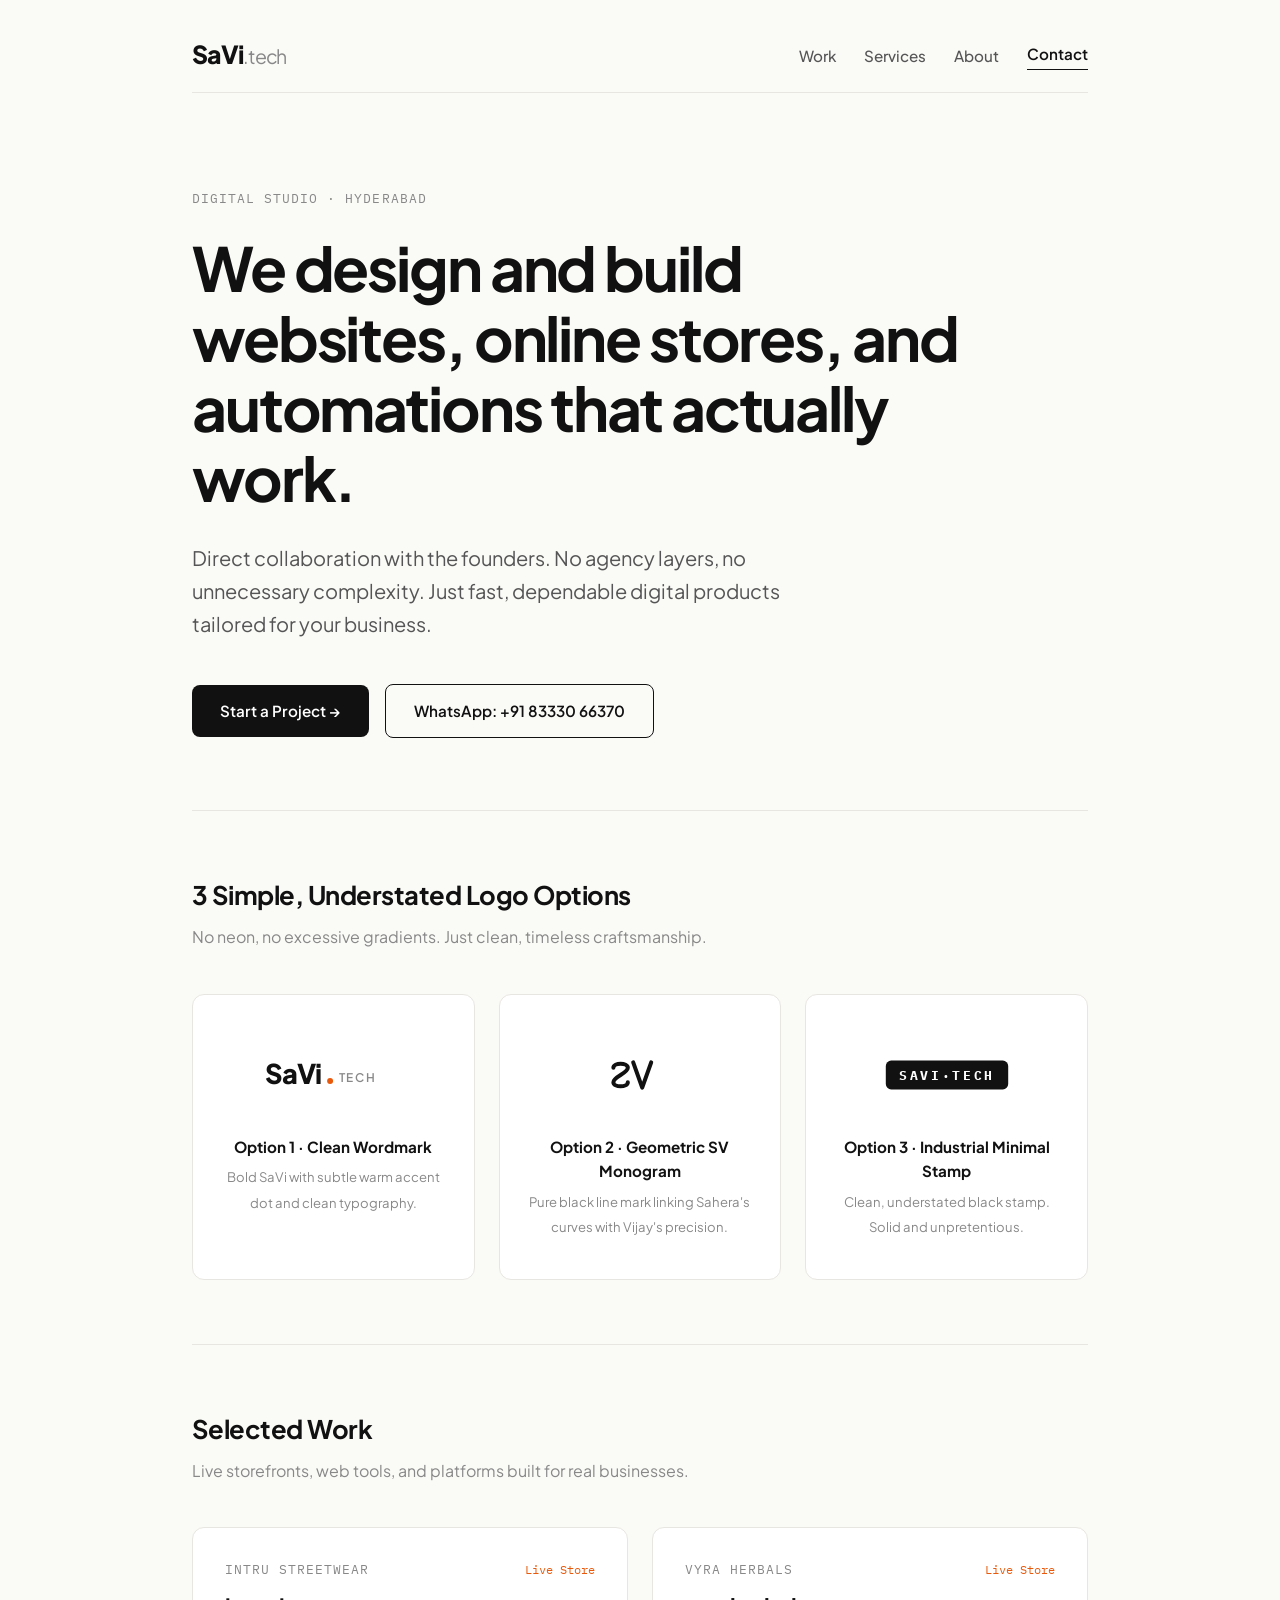
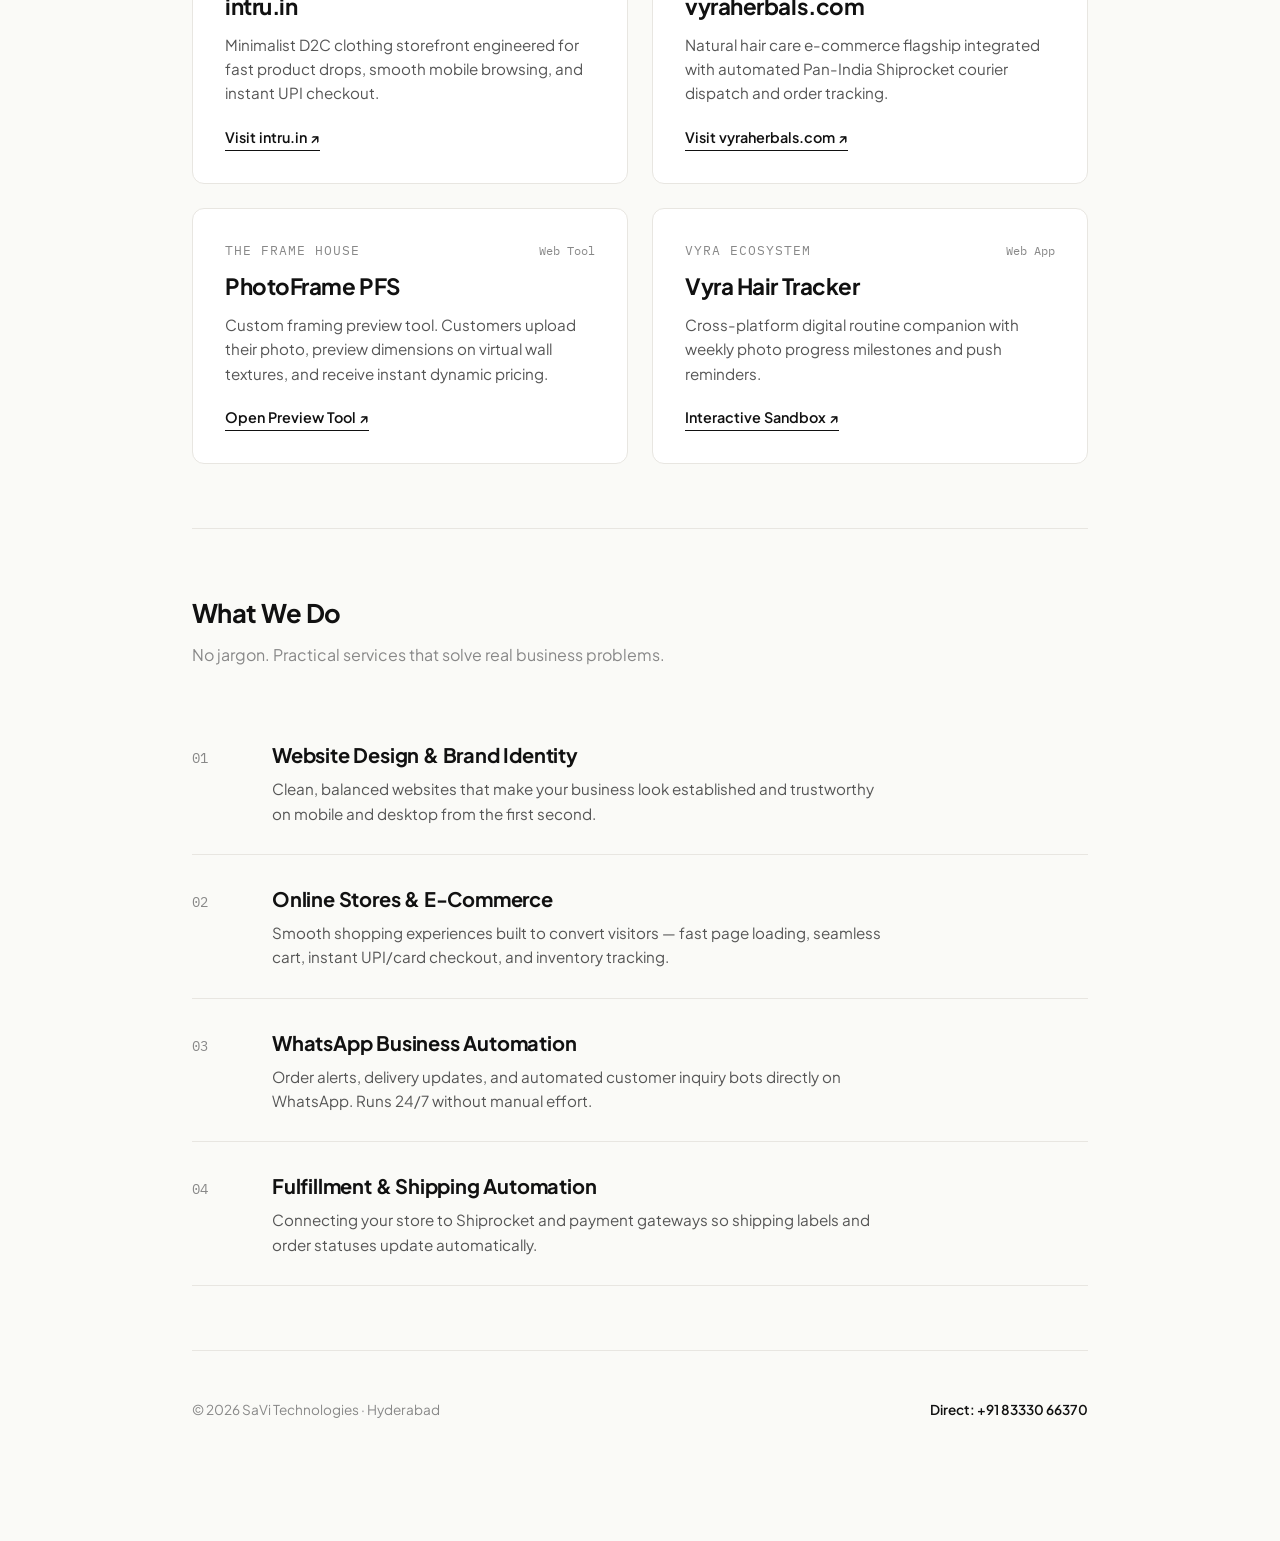
<file: docs/simple-preview.html>
<!DOCTYPE html>
<html lang="en">
<head>
  <meta charset="UTF-8">
  <meta name="viewport" content="width=device-width, initial-scale=1.0">
  <title>SaVi Tech — Pure Minimalist & Simple Direction</title>
  <link rel="preconnect" href="https://fonts.googleapis.com">
  <link rel="preconnect" href="https://fonts.gstatic.com" crossorigin>
  <link href="https://fonts.googleapis.com/css2?family=Plus+Jakarta+Sans:wght@300;400;500;600;700;800&family=IBM+Plex+Mono:wght@400;500;600&display=swap" rel="stylesheet">
  <style>
    *, *::before, *::after { box-sizing: border-box; margin: 0; padding: 0; }
    
    :root {
      /* Clean, Warm, Ultra-Simple Editorial Canvas */
      --bg: #FAFAF7;
      --card-bg: #FFFFFF;
      --ink: #111111;
      --ink-secondary: #555555;
      --ink-muted: #888888;
      --border: #E8E6E1;
      --border-dark: #111111;
      --accent: #E8590C; /* Single warm terracotta-amber accent, used very sparingly */
      
      --font: 'Plus Jakarta Sans', -apple-system, BlinkMacSystemFont, "Segoe UI", sans-serif;
      --mono: 'IBM Plex Mono', monospace;
    }

    body {
      background-color: var(--bg);
      color: var(--ink);
      font-family: var(--font);
      line-height: 1.6;
      -webkit-font-smoothing: antialiased;
      padding-bottom: 120px;
    }

    .wrap {
      max-width: 960px;
      margin: 0 auto;
      padding: 0 32px;
    }

    /* Minimal Header */
    header {
      padding: 40px 0 20px;
      display: flex;
      justify-content: space-between;
      align-items: center;
      border-bottom: 1px solid var(--border);
    }

    .brand-logo {
      display: inline-flex;
      align-items: center;
      text-decoration: none;
      color: var(--ink);
    }

    .brand-svg {
      height: 32px;
      width: auto;
    }

    nav {
      display: flex;
      gap: 28px;
      align-items: center;
    }

    nav a {
      color: var(--ink-secondary);
      text-decoration: none;
      font-size: 0.95rem;
      font-weight: 500;
      transition: color 0.15s;
    }

    nav a:hover {
      color: var(--ink);
    }

    .contact-link {
      font-weight: 600;
      color: var(--ink);
      border-bottom: 1px solid var(--ink);
      padding-bottom: 2px;
    }

    /* Clean Hero */
    .hero {
      padding: 96px 0 72px;
    }

    .hero-eyebrow {
      font-family: var(--mono);
      font-size: 0.8rem;
      color: var(--ink-muted);
      letter-spacing: 0.08em;
      text-transform: uppercase;
      margin-bottom: 24px;
    }

    .hero h1 {
      font-size: clamp(2.4rem, 5vw, 3.8rem);
      font-weight: 700;
      line-height: 1.15;
      letter-spacing: -0.035em;
      color: var(--ink);
      margin-bottom: 28px;
      max-width: 820px;
    }

    .hero-p {
      font-size: 1.25rem;
      color: var(--ink-secondary);
      line-height: 1.65;
      max-width: 640px;
      margin-bottom: 44px;
    }

    .hero-actions {
      display: flex;
      gap: 16px;
      align-items: center;
      flex-wrap: wrap;
    }

    .btn {
      display: inline-flex;
      align-items: center;
      gap: 8px;
      padding: 14px 28px;
      font-size: 0.95rem;
      font-weight: 600;
      text-decoration: none;
      border-radius: 8px;
      transition: all 0.2s;
    }

    .btn-solid {
      background: var(--ink);
      color: #FFFFFF;
    }

    .btn-solid:hover {
      background: #2A2A2A;
      transform: translateY(-1px);
    }

    .btn-outline {
      background: transparent;
      color: var(--ink);
      border: 1px solid var(--border-dark);
    }

    .btn-outline:hover {
      background: rgba(0,0,0,0.03);
    }

    /* Clean Logo Showcase Section */
    .section {
      padding: 64px 0;
      border-top: 1px solid var(--border);
    }

    .section-head {
      margin-bottom: 44px;
    }

    .section-head h2 {
      font-size: 1.6rem;
      font-weight: 700;
      letter-spacing: -0.02em;
      margin-bottom: 8px;
    }

    .section-head p {
      color: var(--ink-muted);
      font-size: 1rem;
    }

    /* 3 Simple Logo Options Grid */
    .logo-options-grid {
      display: grid;
      grid-template-columns: repeat(3, 1fr);
      gap: 24px;
    }

    .logo-card {
      background: #FFFFFF;
      border: 1px solid var(--border);
      border-radius: 12px;
      padding: 40px 24px;
      display: flex;
      flex-direction: column;
      align-items: center;
      text-align: center;
      gap: 20px;
      transition: border-color 0.2s;
    }

    .logo-card:hover {
      border-color: var(--ink);
    }

    .logo-render-area {
      height: 80px;
      display: flex;
      align-items: center;
      justify-content: center;
      width: 100%;
    }

    .logo-meta strong {
      display: block;
      font-size: 0.95rem;
      margin-bottom: 4px;
    }

    .logo-meta span {
      font-size: 0.82rem;
      color: var(--ink-muted);
    }

    /* Client Projects Grid - Super Clear */
    .work-grid {
      display: grid;
      grid-template-columns: 1fr 1fr;
      gap: 24px;
    }

    .work-card {
      background: #FFFFFF;
      border: 1px solid var(--border);
      border-radius: 12px;
      padding: 32px;
      display: flex;
      flex-direction: column;
      justify-content: space-between;
      gap: 20px;
    }

    .work-card-top {
      display: flex;
      justify-content: space-between;
      align-items: flex-start;
    }

    .work-client {
      font-size: 0.8rem;
      font-family: var(--mono);
      text-transform: uppercase;
      letter-spacing: 0.08em;
      color: var(--ink-muted);
    }

    .work-title {
      font-size: 1.4rem;
      font-weight: 700;
      letter-spacing: -0.02em;
      margin: 8px 0;
      color: var(--ink);
    }

    .work-desc {
      font-size: 0.95rem;
      color: var(--ink-secondary);
      line-height: 1.6;
    }

    .work-link {
      display: inline-flex;
      align-items: center;
      gap: 4px;
      font-weight: 600;
      font-size: 0.9rem;
      color: var(--ink);
      text-decoration: none;
      align-self: flex-start;
      border-bottom: 1px solid var(--ink);
      padding-bottom: 1px;
    }

    /* Simple Services List */
    .simple-services {
      display: flex;
      flex-direction: column;
    }

    .simple-service-item {
      display: grid;
      grid-template-columns: 80px 1fr;
      padding: 28px 0;
      border-bottom: 1px solid var(--border);
      align-items: baseline;
    }

    .service-num {
      font-family: var(--mono);
      font-size: 0.85rem;
      color: var(--ink-muted);
    }

    .service-content h3 {
      font-size: 1.25rem;
      font-weight: 700;
      margin-bottom: 6px;
      letter-spacing: -0.01em;
    }

    .service-content p {
      font-size: 0.95rem;
      color: var(--ink-secondary);
      max-width: 620px;
    }

    @media (max-width: 768px) {
      .logo-options-grid, .work-grid { grid-template-columns: 1fr; }
      .simple-service-item { grid-template-columns: 50px 1fr; }
      .hero { padding: 56px 0; }
    }
  </style>
</head>
<body>

  <div class="wrap">
    
    <!-- Minimal Header -->
    <header>
      <a href="#" class="brand-logo" aria-label="SaVi Tech">
        <!-- Pure Minimal Wordmark: Crisp, Clean, Timeless -->
        <svg class="brand-svg" viewBox="0 0 160 36" fill="none" xmlns="http://www.w3.org/2000/svg">
          <text x="0" y="27" font-family="'Plus Jakarta Sans', sans-serif" font-size="28" font-weight="800" letter-spacing="-1.2" fill="#111111">SaVi<tspan font-family="'Plus Jakarta Sans', sans-serif" font-weight="400" font-size="22" fill="#888888">.tech</tspan></text>
        </svg>
      </a>

      <nav>
        <a href="#work">Work</a>
        <a href="#services">Services</a>
        <a href="#about">About</a>
        <a href="#contact" class="contact-link">Contact</a>
      </nav>
    </header>

    <!-- Super Clear Hero -->
    <section class="hero">
      <div class="hero-eyebrow">Digital Studio · Hyderabad</div>
      <h1>We design and build websites, online stores, and automations that actually work.</h1>
      <p class="hero-p">
        Direct collaboration with the founders. No agency layers, no unnecessary complexity. Just fast, dependable digital products tailored for your business.
      </p>

      <div class="hero-actions">
        <a href="#contact" class="btn btn-solid">Start a Project →</a>
        <a href="https://wa.me/918333066370" target="_blank" class="btn btn-outline">WhatsApp: +91 83330 66370</a>
      </div>
    </section>

    <!-- 1. PURE SIMPLE LOGO OPTIONS -->
    <section class="section">
      <div class="section-head">
        <h2>3 Simple, Understated Logo Options</h2>
        <p>No neon, no excessive gradients. Just clean, timeless craftsmanship.</p>
      </div>

      <div class="logo-options-grid">

        <!-- OPTION 1: Pure Minimal Wordmark -->
        <div class="logo-card">
          <div class="logo-render-area">
            <svg viewBox="0 0 180 40" fill="none" style="height:34px;" xmlns="http://www.w3.org/2000/svg">
              <text x="10" y="30" font-family="'Plus Jakarta Sans', sans-serif" font-size="32" font-weight="800" letter-spacing="-1.5" fill="#111111">SaVi</text>
              <circle cx="86" cy="27" r="3.5" fill="#E8590C"/>
              <text x="96" y="28" font-family="'Plus Jakarta Sans', sans-serif" font-size="14" font-weight="600" letter-spacing="2" fill="#888888">TECH</text>
            </svg>
          </div>
          <div class="logo-meta">
            <strong>Option 1 · Clean Wordmark</strong>
            <span>Bold SaVi with subtle warm accent dot and clean typography.</span>
          </div>
        </div>

        <!-- OPTION 2: Architectural SV Monogram -->
        <div class="logo-card">
          <div class="logo-render-area">
            <svg viewBox="0 0 70 40" fill="none" style="height:36px;" xmlns="http://www.w3.org/2000/svg">
              <!-- Geometric S -->
              <path d="M 6 12 C 6 6, 22 6, 22 12 C 22 18, 6 22, 6 28 C 6 34, 22 34, 22 28" stroke="#111111" stroke-width="4.5" stroke-linecap="round" fill="none"/>
              <!-- Architectural V -->
              <path d="M 28 6 L 38 34 L 48 6" stroke="#111111" stroke-width="4.5" stroke-linecap="round" stroke-linejoin="round" fill="none"/>
            </svg>
          </div>
          <div class="logo-meta">
            <strong>Option 2 · Geometric SV Monogram</strong>
            <span>Pure black line mark linking Sahera's curves with Vijay's precision.</span>
          </div>
        </div>

        <!-- OPTION 3: Modern Typographic Badge -->
        <div class="logo-card">
          <div class="logo-render-area">
            <svg viewBox="0 0 140 40" fill="none" style="height:36px;" xmlns="http://www.w3.org/2000/svg">
              <rect x="2" y="4" width="136" height="32" rx="6" fill="#111111"/>
              <text x="70" y="25" font-family="'IBM Plex Mono', monospace" font-size="14" font-weight="700" letter-spacing="3" fill="#FFFFFF" text-anchor="middle">SAVI·TECH</text>
            </svg>
          </div>
          <div class="logo-meta">
            <strong>Option 3 · Industrial Minimal Stamp</strong>
            <span>Clean, understated black stamp. Solid and unpretentious.</span>
          </div>
        </div>

      </div>
    </section>

    <!-- 2. CLIENT WORK (SIMPLE & REAL) -->
    <section class="section" id="work">
      <div class="section-head">
        <h2>Selected Work</h2>
        <p>Live storefronts, web tools, and platforms built for real businesses.</p>
      </div>

      <div class="work-grid">
        
        <div class="work-card">
          <div>
            <div class="work-card-top">
              <span class="work-client">INTRU Streetwear</span>
              <span style="font-family:var(--mono); font-size:0.75rem; color:#E8590C;">Live Store</span>
            </div>
            <h3 class="work-title">intru.in</h3>
            <p class="work-desc">Minimalist D2C clothing storefront engineered for fast product drops, smooth mobile browsing, and instant UPI checkout.</p>
          </div>
          <a href="https://intru.in" target="_blank" class="work-link">Visit intru.in ↗</a>
        </div>

        <div class="work-card">
          <div>
            <div class="work-card-top">
              <span class="work-client">Vyra Herbals</span>
              <span style="font-family:var(--mono); font-size:0.75rem; color:#E8590C;">Live Store</span>
            </div>
            <h3 class="work-title">vyraherbals.com</h3>
            <p class="work-desc">Natural hair care e-commerce flagship integrated with automated Pan-India Shiprocket courier dispatch and order tracking.</p>
          </div>
          <a href="https://vyraherbals.com" target="_blank" class="work-link">Visit vyraherbals.com ↗</a>
        </div>

        <div class="work-card">
          <div>
            <div class="work-card-top">
              <span class="work-client">The Frame House</span>
              <span style="font-family:var(--mono); font-size:0.75rem; color:var(--ink-muted);">Web Tool</span>
            </div>
            <h3 class="work-title">PhotoFrame PFS</h3>
            <p class="work-desc">Custom framing preview tool. Customers upload their photo, preview dimensions on virtual wall textures, and receive instant dynamic pricing.</p>
          </div>
          <a href="https://photoframepfs.pages.dev/" target="_blank" class="work-link">Open Preview Tool ↗</a>
        </div>

        <div class="work-card">
          <div>
            <div class="work-card-top">
              <span class="work-client">Vyra Ecosystem</span>
              <span style="font-family:var(--mono); font-size:0.75rem; color:var(--ink-muted);">Web App</span>
            </div>
            <h3 class="work-title">Vyra Hair Tracker</h3>
            <p class="work-desc">Cross-platform digital routine companion with weekly photo progress milestones and push reminders.</p>
          </div>
          <a href="https://vyra-preview.surge.sh/" target="_blank" class="work-link">Interactive Sandbox ↗</a>
        </div>

      </div>
    </section>

    <!-- 3. SERVICES (SIMPLE & HONEST) -->
    <section class="section" id="services">
      <div class="section-head">
        <h2>What We Do</h2>
        <p>No jargon. Practical services that solve real business problems.</p>
      </div>

      <div class="simple-services">
        <div class="simple-service-item">
          <span class="service-num">01</span>
          <div class="service-content">
            <h3>Website Design &amp; Brand Identity</h3>
            <p>Clean, balanced websites that make your business look established and trustworthy on mobile and desktop from the first second.</p>
          </div>
        </div>

        <div class="simple-service-item">
          <span class="service-num">02</span>
          <div class="service-content">
            <h3>Online Stores &amp; E-Commerce</h3>
            <p>Smooth shopping experiences built to convert visitors — fast page loading, seamless cart, instant UPI/card checkout, and inventory tracking.</p>
          </div>
        </div>

        <div class="simple-service-item">
          <span class="service-num">03</span>
          <div class="service-content">
            <h3>WhatsApp Business Automation</h3>
            <p>Order alerts, delivery updates, and automated customer inquiry bots directly on WhatsApp. Runs 24/7 without manual effort.</p>
          </div>
        </div>

        <div class="simple-service-item">
          <span class="service-num">04</span>
          <div class="service-content">
            <h3>Fulfillment &amp; Shipping Automation</h3>
            <p>Connecting your store to Shiprocket and payment gateways so shipping labels and order statuses update automatically.</p>
          </div>
        </div>
      </div>
    </section>

    <!-- Simple Footer -->
    <footer style="padding-top:48px; border-top:1px solid var(--border); display:flex; justify-content:space-between; align-items:center; flex-wrap:wrap; gap:16px;">
      <p style="font-size:0.85rem; color:var(--ink-muted);">© 2026 SaVi Technologies · Hyderabad</p>
      <p style="font-size:0.85rem; color:var(--ink); font-weight:600;">Direct: +91 83330 66370</p>
    </footer>

  </div>

</body>
</html>
</file>
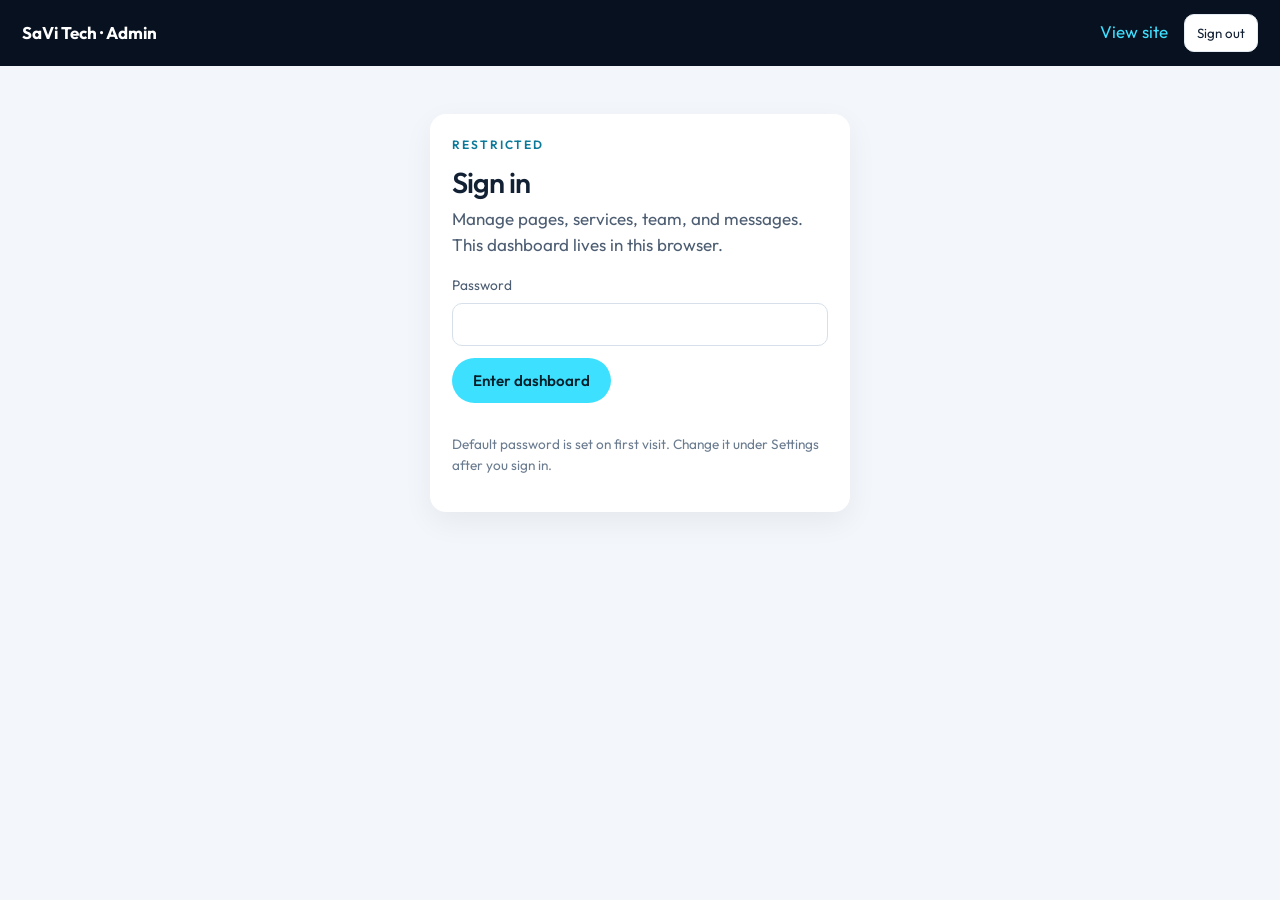
<file: public/admin.html>
<!DOCTYPE html>
<html lang="en">
<head>
  <meta charset="UTF-8">
  <meta name="viewport" content="width=device-width, initial-scale=1.0">
  <title>SaVi Admin</title>
  <link rel="icon" href="favicon.svg" type="image/svg+xml">
  <link rel="preconnect" href="https://fonts.googleapis.com">
  <link href="https://fonts.googleapis.com/css2?family=Outfit:wght@400;500;600&display=swap" rel="stylesheet">
  <link rel="stylesheet" href="styles.css">
</head>
<body class="admin-body">
  <header class="admin-top">
    <strong>SaVi Tech · Admin</strong>
    <span>
      <a href="index.html">View site</a>
      <button class="mini" id="logout" type="button" style="margin-left:12px">Sign out</button>
    </span>
  </header>

  <div class="admin-shell">
    <section class="login-card" id="login-card">
      <p class="eyebrow" style="color:#0b7a9a">Restricted</p>
      <h1 style="font-size:1.8rem;margin:0 0 8px">Sign in</h1>
      <p style="color:#4d5d72;margin-top:0">Manage pages, services, team, and messages. This dashboard lives in this browser.</p>
      <form id="login-form">
        <label class="field">Password
          <input type="password" id="password" autocomplete="current-password" required>
        </label>
        <button class="btn btn-cyan" type="submit">Enter dashboard</button>
        <p class="form-note error" id="login-note"></p>
      </form>
      <p style="color:#6b7c90;font-size:0.85rem">Default password is set on first visit. Change it under Settings after you sign in.</p>
    </section>

    <section id="dash" class="hidden">
      <div class="admin-grid">
        <nav class="side-nav" aria-label="Admin sections">
          <button type="button" data-panel="copy" class="active">Site copy</button>
          <button type="button" data-panel="services">Services</button>
          <button type="button" data-panel="steps">Process</button>
          <button type="button" data-panel="team">Team</button>
          <button type="button" data-panel="inquiries">Messages</button>
          <button type="button" data-panel="settings">Settings</button>
        </nav>
        <div>
          <div class="panel" id="panel-copy"></div>
          <div class="panel hidden" id="panel-services"></div>
          <div class="panel hidden" id="panel-steps"></div>
          <div class="panel hidden" id="panel-team"></div>
          <div class="panel hidden" id="panel-inquiries"></div>
          <div class="panel hidden" id="panel-settings"></div>
        </div>
      </div>
    </section>
  </div>

  <script src="content.js"></script>
  <script src="admin.js"></script>
</body>
</html>
</file>
<file: public/styles.css>
:root {
  --ink: #07111f;
  --ink-2: #0c1a30;
  --navy: #102444;
  --card: #12284a;
  --line: rgba(244, 247, 251, 0.12);
  --paper: #f4f7fb;
  --muted: #9aabc2;
  --text: #e8eef6;
  --cyan: #3ee0ff;
  --cyan-deep: #14c4e6;
  --orange: #ff8a3d;
  --white: #ffffff;
  --shadow: 0 24px 60px rgba(2, 8, 18, 0.45);
  --radius: 18px;
  --max: 1120px;
  --font: "Outfit", "Avenir Next", "Segoe UI", sans-serif;
  --mono: "IBM Plex Mono", ui-monospace, monospace;
}

* { box-sizing: border-box; }
html { scroll-behavior: smooth; }
body {
  margin: 0;
  font-family: var(--font);
  background: var(--ink);
  color: var(--text);
  line-height: 1.55;
  font-size: 17px;
}
img { max-width: 100%; display: block; }
a { color: inherit; text-decoration: none; }
button, input, select, textarea { font-family: inherit; }

.skip {
  position: absolute;
  left: 12px;
  top: -40px;
  background: var(--cyan);
  color: var(--ink);
  padding: 8px 12px;
  z-index: 20;
}
.skip:focus { top: 12px; }

.wrap { width: min(var(--max), calc(100% - 40px)); margin: 0 auto; }

.site-header {
  position: sticky;
  top: 0;
  z-index: 30;
  background: rgba(7, 17, 31, 0.86);
  backdrop-filter: blur(16px);
  border-bottom: 1px solid transparent;
}
.site-header.scrolled { border-bottom-color: var(--line); }
.header-inner {
  width: min(var(--max), calc(100% - 40px));
  margin: 0 auto;
  min-height: 72px;
  display: flex;
  align-items: center;
  gap: 28px;
}
.brand { display: flex; align-items: center; gap: 10px; font-weight: 600; letter-spacing: -0.03em; }
.brand-word { font-size: 1.15rem; }
.brand-word span { color: var(--muted); font-weight: 400; }
.nav { display: flex; gap: 22px; margin-left: auto; }
.nav a { color: var(--muted); font-size: 0.95rem; }
.nav a:hover, .nav a.active { color: var(--white); }
.header-cta { margin-left: 8px; }
.menu-btn {
  display: none;
  margin-left: auto;
  width: 44px;
  height: 44px;
  border: 1px solid var(--line);
  background: transparent;
  border-radius: 10px;
  padding: 10px;
  flex-direction: column;
  justify-content: center;
  gap: 5px;
}
.menu-btn span { display: block; height: 1.5px; background: var(--white); }

.btn {
  display: inline-flex;
  align-items: center;
  justify-content: center;
  gap: 8px;
  border-radius: 999px;
  padding: 12px 20px;
  font-size: 0.95rem;
  font-weight: 560;
  border: 1px solid transparent;
  cursor: pointer;
  transition: transform 0.15s ease, background 0.15s ease;
}
.btn:hover { transform: translateY(-1px); }
.btn-cyan { background: var(--cyan); color: #04202a; }
.btn-cyan:hover { background: #7aebff; }
.btn-ghost { background: transparent; color: var(--white); border-color: var(--line); }
.btn-ghost:hover { border-color: var(--cyan); color: var(--cyan); }

.hero {
  position: relative;
  overflow: hidden;
  padding: 72px 0 88px;
  background:
    radial-gradient(900px 480px at 78% 18%, rgba(62, 224, 255, 0.16), transparent 60%),
    radial-gradient(700px 420px at 10% 90%, rgba(20, 70, 140, 0.45), transparent 60%),
    linear-gradient(180deg, #07111f 0%, #0a1830 55%, #07111f 100%);
}
.hero-bg { position: absolute; inset: 0; pointer-events: none; }
.orb {
  position: absolute;
  border-radius: 50%;
  filter: blur(2px);
}
.orb-a {
  width: 280px; height: 280px;
  right: 8%; top: 12%;
  background: radial-gradient(circle, rgba(62,224,255,0.18), transparent 68%);
}
.orb-b {
  width: 180px; height: 180px;
  right: 22%; bottom: 8%;
  background: radial-gradient(circle, rgba(255,138,61,0.12), transparent 70%);
}
.wave { position: absolute; left: 0; right: 0; top: 38%; width: 100%; height: 240px; opacity: 0.9; }
.hero-grid {
  position: relative;
  display: grid;
  grid-template-columns: 1.15fr 0.85fr;
  gap: 48px;
  align-items: center;
}
.eyebrow {
  margin: 0 0 12px;
  color: var(--cyan);
  letter-spacing: 0.16em;
  text-transform: uppercase;
  font-size: 0.75rem;
  font-weight: 600;
}
h1, h2, h3 { letter-spacing: -0.035em; line-height: 1.08; font-weight: 560; }
h1 { font-size: clamp(2.6rem, 5.4vw, 4.6rem); margin: 0 0 16px; }
h2 { font-size: clamp(1.8rem, 3vw, 2.6rem); margin: 0 0 12px; }
.lede { font-size: 1.2rem; color: #c9d6e6; max-width: 34rem; margin: 0 0 28px; }
.hero-actions { display: flex; flex-wrap: wrap; gap: 12px; }
.tagline {
  margin: 28px 0 0;
  font-family: var(--mono);
  font-size: 0.82rem;
  letter-spacing: 0.18em;
  text-transform: uppercase;
  color: var(--muted);
}

.identity-card {
  background: linear-gradient(165deg, #10284d 0%, #0b1c38 100%);
  border: 1px solid rgba(62, 224, 255, 0.18);
  border-radius: 22px;
  padding: 36px 32px 32px;
  box-shadow: var(--shadow);
  min-height: 280px;
}
.card-kicker { margin: 0; font-size: 2rem; font-weight: 600; letter-spacing: -0.04em; }
.card-line {
  margin: 18px 0 10px;
  color: var(--cyan);
  font-weight: 650;
  letter-spacing: 0.08em;
  text-transform: uppercase;
  font-size: 0.95rem;
}
.card-services { margin: 0; color: #d5e0ee; font-size: 0.98rem; }
.card-rule {
  display: block;
  width: 72px;
  height: 3px;
  margin: 22px 0 18px;
  background: var(--cyan);
  border-radius: 99px;
}
.card-tag {
  margin: 0;
  letter-spacing: 0.14em;
  font-size: 0.82rem;
  font-weight: 600;
}

.band { border-top: 1px solid var(--line); border-bottom: 1px solid var(--line); background: #081426; }
.band-grid {
  display: grid;
  grid-template-columns: 180px 1fr;
  gap: 24px;
  padding: 36px 0;
  align-items: start;
}
.band-label {
  margin: 0;
  color: var(--cyan);
  font-family: var(--mono);
  font-size: 0.78rem;
  letter-spacing: 0.12em;
  text-transform: uppercase;
}
.band-text { margin: 0; font-size: 1.35rem; line-height: 1.4; max-width: 46rem; }

.section { padding: 88px 0; }
.section-alt { background: linear-gradient(180deg, #081426, #07111f 80%); }
.section-head { max-width: 640px; margin-bottom: 36px; }
.section-intro { color: var(--muted); margin: 0; font-size: 1.05rem; }

.service-grid {
  display: grid;
  grid-template-columns: repeat(3, 1fr);
  gap: 16px;
}
.service-card {
  background: rgba(16, 36, 68, 0.55);
  border: 1px solid var(--line);
  border-radius: var(--radius);
  padding: 24px 22px 22px;
  min-height: 210px;
  display: flex;
  flex-direction: column;
}
.service-card:hover { border-color: rgba(62, 224, 255, 0.4); }
.service-index {
  font-family: var(--mono);
  color: var(--cyan);
  font-size: 0.78rem;
  letter-spacing: 0.08em;
}
.service-card h3 { margin: 14px 0 8px; font-size: 1.25rem; }
.service-card p { margin: 0; color: #c5d2e2; font-size: 0.98rem; }
.service-card .more { margin-top: auto; padding-top: 16px; color: var(--muted); font-size: 0.85rem; }

.about-grid, .contact-grid {
  display: grid;
  grid-template-columns: 1.15fr 0.85fr;
  gap: 48px;
  align-items: start;
}
.prose p { color: #d5deea; margin: 0 0 14px; }
.about-panel {
  background: #0d1d36;
  border: 1px solid var(--line);
  border-radius: var(--radius);
  padding: 28px;
}
.panel-label {
  margin: 0 0 14px;
  font-family: var(--mono);
  font-size: 0.75rem;
  letter-spacing: 0.14em;
  text-transform: uppercase;
  color: var(--muted);
}
.name-list { list-style: none; margin: 0; padding: 0; }
.name-list li {
  display: flex;
  gap: 16px;
  padding: 12px 0;
  border-bottom: 1px solid var(--line);
  font-size: 1.05rem;
}
.name-list span {
  width: 64px;
  color: var(--cyan);
  font-weight: 600;
}
.panel-note { color: var(--muted); margin: 16px 0 20px; }
.palette { display: flex; gap: 8px; }
.palette span {
  width: 36px; height: 36px; border-radius: 10px;
  border: 1px solid rgba(255,255,255,0.16);
}

.steps {
  list-style: none;
  margin: 0;
  padding: 0;
  display: grid;
  grid-template-columns: repeat(3, 1fr);
  gap: 16px;
  counter-reset: step;
}
.step {
  padding: 28px 24px;
  border-top: 2px solid var(--cyan);
  background: rgba(255,255,255,0.02);
}
.step strong { display: block; font-size: 1.35rem; margin-bottom: 8px; letter-spacing: -0.03em; }
.step p { margin: 0; color: var(--muted); }

.team-grid {
  display: grid;
  grid-template-columns: 1fr 1fr;
  gap: 16px;
}
.person {
  display: grid;
  grid-template-columns: 92px 1fr;
  gap: 18px;
  padding: 22px;
  border: 1px solid var(--line);
  border-radius: var(--radius);
  background: rgba(16, 36, 68, 0.4);
}
.avatar {
  width: 92px; height: 92px; border-radius: 16px;
  display: grid; place-items: center;
  font-size: 1.4rem; font-weight: 600; letter-spacing: -0.04em;
  color: #04202a;
  background: linear-gradient(145deg, var(--cyan), #7aa7ff);
}
.person h3 { margin: 4px 0 2px; font-size: 1.35rem; }
.role { margin: 0 0 8px; color: var(--cyan); font-size: 0.88rem; letter-spacing: 0.04em; text-transform: uppercase; }
.person p { margin: 0; color: #c9d4e2; }

.contact-meta { margin: 28px 0 0; }
.contact-meta div { margin-bottom: 14px; }
.contact-meta dt { color: var(--muted); font-size: 0.78rem; letter-spacing: 0.12em; text-transform: uppercase; }
.contact-meta dd { margin: 4px 0 0; }
.contact-meta a:hover { color: var(--cyan); }
.contact-form {
  background: #0d1d36;
  border: 1px solid var(--line);
  border-radius: 22px;
  padding: 24px;
  display: grid;
  gap: 14px;
}
.contact-form label { display: grid; gap: 6px; font-size: 0.86rem; color: var(--muted); }
.contact-form input,
.contact-form select,
.contact-form textarea {
  background: #07111f;
  border: 1px solid var(--line);
  color: var(--white);
  border-radius: 12px;
  padding: 12px 12px;
  font-size: 1rem;
}
.contact-form input:focus,
.contact-form select:focus,
.contact-form textarea:focus {
  outline: 2px solid rgba(62, 224, 255, 0.45);
  border-color: transparent;
}
.form-note { min-height: 1.2em; margin: 0; color: var(--cyan); font-size: 0.92rem; }
.form-note.error { color: #ffb4a2; }

.site-footer {
  border-top: 1px solid var(--line);
  padding: 28px 0 36px;
}
.footer-inner {
  display: flex;
  align-items: end;
  justify-content: space-between;
  gap: 18px;
}
.footer-brand { margin: 0; font-weight: 600; letter-spacing: -0.03em; }
.footer-tag, .footer-legal { margin: 4px 0 0; color: var(--muted); font-size: 0.9rem; }
.footer-admin { color: var(--muted); font-size: 0.85rem; }
.footer-admin:hover { color: var(--cyan); }

@media (max-width: 900px) {
  .nav, .header-cta { display: none; }
  .nav.open {
    display: flex;
    flex-direction: column;
    position: absolute;
    top: 72px;
    left: 0; right: 0;
    background: #07111f;
    padding: 12px 20px 20px;
    border-bottom: 1px solid var(--line);
    gap: 14px;
  }
  .menu-btn { display: flex; }
  .hero-grid, .about-grid, .contact-grid, .band-grid, .service-grid, .steps, .team-grid {
    grid-template-columns: 1fr;
  }
  .hero { padding: 48px 0 64px; }
  .section { padding: 64px 0; }
  .footer-inner { flex-direction: column; align-items: flex-start; }
  .person { grid-template-columns: 72px 1fr; }
  .avatar { width: 72px; height: 72px; }
}

/* Admin */
.admin-body { background: #f3f6fa; color: #122033; }
.admin-top {
  background: #07111f;
  color: #fff;
  display: flex;
  align-items: center;
  justify-content: space-between;
  padding: 14px 22px;
  gap: 16px;
}
.admin-top a { color: var(--cyan); }
.admin-shell { width: min(1080px, calc(100% - 32px)); margin: 28px auto 60px; }
.login-card, .panel {
  background: #fff;
  border-radius: 16px;
  padding: 22px;
  box-shadow: 0 10px 30px rgba(7, 17, 31, 0.06);
}
.login-card { max-width: 420px; margin: 48px auto; }
.admin-grid { display: grid; grid-template-columns: 220px 1fr; gap: 18px; }
.side-nav { display: grid; gap: 6px; align-content: start; }
.side-nav button, .mini {
  text-align: left;
  border: 1px solid #e4ebf3;
  background: #fff;
  border-radius: 10px;
  padding: 10px 12px;
  cursor: pointer;
  color: #122033;
}
.side-nav button.active { background: #07111f; color: #fff; border-color: #07111f; }
.field { display: grid; gap: 6px; margin-bottom: 12px; font-size: 0.86rem; color: #4d5d72; }
.field input, .field textarea, .field select {
  border: 1px solid #d7e0ea;
  border-radius: 10px;
  padding: 10px 12px;
  font: inherit;
  color: #122033;
  background: #fff;
}
.row-actions { display: flex; gap: 8px; flex-wrap: wrap; }
.item-card {
  border: 1px solid #e4ebf3;
  border-radius: 12px;
  padding: 12px;
  margin-bottom: 10px;
}
.toast { margin-top: 10px; color: #0b7a4b; font-size: 0.92rem; }
.hidden { display: none !important; }
.danger { background: #fff; color: #9a3412; border: 1px solid #fdba74; border-radius: 10px; padding: 8px 12px; cursor: pointer; }
@media (max-width: 800px) {
  .admin-grid { grid-template-columns: 1fr; }
}
</file>
<file: docs/styles.css>
:root {
  /* ── Simple, Warm, Human Editorial Canvas ── */
  --bg: #FAFAF7;
  --bg-subtle: #F4F2ED;
  --card-bg: #FFFFFF;
  --ink: #111111;
  --ink-secondary: #4A4A4A;
  --ink-muted: #7E7E7E;
  --border: #E6E4DF;
  --border-strong: #111111;
  --line: rgba(17, 17, 17, 0.08);
  --line-strong: rgba(17, 17, 17, 0.15);
  
  /* ── Vision Accent: Warm Amber (Action & Radiance / Sanskrit Savi) ── */
  --accent: #E8590C;
  --accent-soft: rgba(232, 89, 12, 0.08);
  --accent-border: rgba(232, 89, 12, 0.25);
  
  --radius: 12px;
  --radius-sm: 8px;
  --max: 1040px;

  /* ── Typography ── */
  --font: "Plus Jakarta Sans", -apple-system, BlinkMacSystemFont, "Segoe UI", sans-serif;
  --mono: "IBM Plex Mono", ui-monospace, "Courier New", monospace;
  --serif: "Fraunces", Georgia, serif;
}

/* ── Reset ── */
*, *::before, *::after {
  box-sizing: border-box;
  margin: 0;
  padding: 0;
}

html {
  scroll-behavior: smooth;
  background-color: var(--bg);
  color: var(--ink);
  font-family: var(--font);
  font-size: 16px;
  line-height: 1.6;
  -webkit-font-smoothing: antialiased;
  -moz-osx-font-smoothing: grayscale;
}

/* Lenis Integration Rules */
html.lenis, html.lenis body {
  height: auto;
}
.lenis.lenis-smooth {
  scroll-behavior: auto !important;
}
.lenis.lenis-smooth [data-lenis-prevent] {
  overscroll-behavior: contain;
}
.lenis.lenis-stopped {
  overflow: hidden;
}

body {
  min-height: 100dvh;
  display: flex;
  flex-direction: column;
  background-color: var(--bg);
  color: var(--ink);
  overflow-x: hidden;
}

/* ── Skip Link ── */
.skip {
  position: absolute;
  left: 16px;
  top: -50px;
  background: var(--ink);
  color: #FFFFFF;
  padding: 10px 18px;
  font-weight: 600;
  border-radius: 6px;
  z-index: 999;
  transition: top 0.2s;
  font-family: var(--mono);
  font-size: 0.85rem;
}
.skip:focus { top: 16px; }

/* ── Layout Wrap ── */
.wrap {
  width: 100%;
  max-width: var(--max);
  margin: 0 auto;
  padding: 0 32px;
  position: relative;
  z-index: 1;
}

/* ════════════════════════════════════
   HEADER & NAV
════════════════════════════════════ */
.site-header {
  position: sticky;
  top: 0;
  width: 100%;
  z-index: 100;
  background: rgba(250, 250, 247, 0.94);
  backdrop-filter: blur(16px);
  -webkit-backdrop-filter: blur(16px);
  border-bottom: 1px solid var(--border);
  transition: background 0.3s;
}

.header-inner {
  display: flex;
  align-items: center;
  justify-content: space-between;
  height: 80px;
}

/* Interactive Brand Lockup */
.brand {
  display: inline-flex;
  align-items: center;
  gap: 16px;
  text-decoration: none;
  color: var(--ink);
  flex-shrink: 0;
}

.brand-interactive-logo {
  display: flex;
  align-items: center;
  gap: 12px;
}

.brand-interactive-logo svg {
  height: 38px;
  width: auto;
  display: block;
}

.brand-tagline-text {
  display: flex;
  flex-direction: column;
  line-height: 1.2;
}

.brand-tagline-text .brand-title {
  font-size: 1.15rem;
  font-weight: 800;
  letter-spacing: -0.03em;
  color: var(--ink);
}

.brand-tagline-text .brand-sub {
  font-family: var(--mono);
  font-size: 0.65rem;
  font-weight: 600;
  letter-spacing: 0.14em;
  color: var(--accent);
  text-transform: uppercase;
}

/* Nav */
.nav {
  display: flex;
  align-items: center;
  gap: 8px;
}

.nav a {
  text-decoration: none;
  color: var(--ink-secondary);
  font-size: 0.92rem;
  font-weight: 500;
  padding: 8px 14px;
  border-radius: var(--radius-sm);
  transition: color 0.15s, background 0.15s;
}

.nav a:hover {
  color: var(--ink);
  background: var(--bg-subtle);
}

.nav a.active {
  color: var(--ink);
  font-weight: 700;
  border-bottom: 2px solid var(--ink);
  border-radius: 0;
}

.header-cta { margin-left: 8px; }

/* Hamburger */
.menu-btn {
  display: none;
  background: none;
  border: 1px solid var(--border);
  padding: 8px;
  cursor: pointer;
  width: 42px;
  height: 42px;
  border-radius: var(--radius-sm);
  flex-direction: column;
  justify-content: center;
  align-items: center;
  gap: 5px;
}

.menu-btn span {
  display: block;
  width: 20px;
  height: 1.5px;
  background: var(--ink);
  border-radius: 2px;
  transition: 0.2s;
}

/* ════════════════════════════════════
   BUTTONS
════════════════════════════════════ */
.btn {
  display: inline-flex;
  align-items: center;
  justify-content: center;
  gap: 8px;
  padding: 13px 26px;
  font-size: 0.92rem;
  font-weight: 600;
  text-decoration: none;
  border-radius: var(--radius-sm);
  cursor: pointer;
  transition: all 0.2s cubic-bezier(0.16, 1, 0.3, 1);
  white-space: nowrap;
  font-family: var(--font);
  border: none;
  min-height: 46px;
}

.btn-solid {
  background: var(--ink);
  color: #FFFFFF;
}
.btn-solid:hover {
  background: #2B2B2B;
  transform: translateY(-1px);
}

.btn-outline {
  background: transparent;
  color: var(--ink);
  border: 1px solid var(--border-strong);
}
.btn-outline:hover {
  background: rgba(0, 0, 0, 0.04);
}

.btn-accent {
  background: var(--accent);
  color: #FFFFFF;
}
.btn-accent:hover {
  background: #D04F0A;
  transform: translateY(-1px);
}

.btn-sm {
  padding: 9px 18px;
  font-size: 0.84rem;
  min-height: 38px;
}

/* ════════════════════════════════════
   HERO SECTION
════════════════════════════════════ */
.hero {
  padding: 88px 0 72px;
  position: relative;
}

.hero-inner {
  max-width: 820px;
}

.hero-tagline-badge {
  display: inline-flex;
  align-items: center;
  gap: 8px;
  font-family: var(--mono);
  font-size: 0.76rem;
  letter-spacing: 0.16em;
  text-transform: uppercase;
  color: var(--accent);
  font-weight: 600;
  margin-bottom: 24px;
}

.hero-tagline-badge::before {
  content: '';
  display: inline-block;
  width: 6px;
  height: 6px;
  background: var(--accent);
  border-radius: 50%;
}

.hero h1 {
  font-size: clamp(2.6rem, 5.2vw, 4.2rem);
  font-weight: 800;
  line-height: 1.1;
  letter-spacing: -0.04em;
  color: var(--ink);
  margin-bottom: 24px;
}

.hero h1 em {
  font-family: var(--serif);
  font-style: italic;
  font-weight: 400;
  color: var(--accent);
}

.hero-lede {
  font-size: 1.25rem;
  color: var(--ink-secondary);
  line-height: 1.65;
  max-width: 620px;
  margin-bottom: 40px;
}

.hero-actions {
  display: flex;
  flex-wrap: wrap;
  gap: 14px;
  align-items: center;
  margin-bottom: 48px;
}

/* Live client ticker strip at bottom of hero */
.hero-clients-strip {
  display: flex;
  align-items: center;
  gap: 16px;
  padding-top: 32px;
  border-top: 1px solid var(--border);
  flex-wrap: wrap;
}

.hero-clients-label {
  font-family: var(--mono);
  font-size: 0.72rem;
  letter-spacing: 0.1em;
  text-transform: uppercase;
  color: var(--ink-muted);
  white-space: nowrap;
}

.hero-client-link {
  display: inline-flex;
  align-items: center;
  gap: 4px;
  font-size: 0.88rem;
  font-weight: 600;
  color: var(--ink);
  text-decoration: none;
  padding: 5px 12px;
  border-radius: 6px;
  background: #FFFFFF;
  border: 1px solid var(--border);
  transition: all 0.15s;
}
.hero-client-link:hover {
  border-color: var(--ink);
  background: var(--bg-subtle);
}

/* ════════════════════════════════════
   INTERACTIVE LOGO BENCHMARK SECTION
════════════════════════════════════ */
/* ════════════════════════════════════
   INTERACTIVE SAVI BRAND LOGO & HOVER PHYSICS
════════════════════════════════════ */
.brand {
  display: inline-flex;
  align-items: center;
  gap: 16px;
  text-decoration: none;
  color: var(--ink);
  flex-shrink: 0;
  transition: transform 0.25s cubic-bezier(0.16, 1, 0.3, 1);
}

.brand:hover {
  transform: translateY(-1px);
}

.savi-interactive-brand {
  height: 42px;
  width: auto;
  display: block;
  overflow: visible;
}

/* Base glyph styling */
.glyph-s, .glyph-a, .glyph-v, .glyph-i-stem {
  transition: stroke 0.25s ease, transform 0.3s cubic-bezier(0.34, 1.56, 0.64, 1);
}

/* Amber continuous impeller wave */
.glyph-impeller {
  stroke-dasharray: 120;
  stroke-dashoffset: 0;
  transition: stroke-dashoffset 0.6s cubic-bezier(0.16, 1, 0.3, 1), stroke-width 0.25s ease;
}

/* Living Solar Tittle on 'i' */
.glyph-i-tittle {
  transform-origin: 184px 7px;
  transition: transform 0.35s cubic-bezier(0.34, 1.56, 0.64, 1), fill 0.25s ease;
}

/* Hover Interactions */
.brand:hover .glyph-i-tittle {
  transform: scale(1.4);
}

.brand:hover .glyph-impeller {
  stroke-dashoffset: 24;
  stroke-width: 4px;
}

.brand:hover .glyph-v {
  stroke: var(--accent);
}

.savi-subtext text {
  transition: fill 0.25s ease, letter-spacing 0.25s ease;
}

.brand:hover .savi-subtext text:first-child {
  letter-spacing: 2.6px;
}

/* ════════════════════════════════════
   BOUTIQUE TECH STACK TAGS (BASEMENT-STYLE)
════════════════════════════════════ */
.project-tech-stack {
  display: flex;
  flex-wrap: wrap;
  gap: 6px;
  margin-top: 14px;
  margin-bottom: 8px;
}

.tech-badge {
  font-family: var(--mono);
  font-size: 0.68rem;
  font-weight: 500;
  padding: 3px 8px;
  border-radius: 4px;
  background: var(--bg-subtle);
  border: 1px solid var(--border);
  color: var(--ink-secondary);
  letter-spacing: 0.03em;
  transition: all 0.2s ease;
}

.project-card:hover .tech-badge {
  border-color: var(--border-dark);
  color: var(--ink);
}

.tech-badge.accent {
  background: rgba(232, 89, 12, 0.07);
  border-color: rgba(232, 89, 12, 0.2);
  color: var(--accent);
}

/* ════════════════════════════════════
   4-STAGE DELIVERY PIPELINE (BEYONDRELAY-STYLE)
════════════════════════════════════ */
.pipeline-section {
  padding: 88px 0;
  border-top: 1px solid var(--border);
  background: var(--bg);
}

.pipeline-grid {
  display: grid;
  grid-template-columns: repeat(4, 1fr);
  gap: 20px;
  margin-top: 40px;
  position: relative;
}

.pipeline-card {
  background: #FFFFFF;
  border: 1px solid var(--border);
  border-radius: var(--radius);
  padding: 28px 22px;
  display: flex;
  flex-direction: column;
  position: relative;
  transition: all 0.25s cubic-bezier(0.16, 1, 0.3, 1);
}

.pipeline-card:hover {
  border-color: var(--ink);
  transform: translateY(-3px);
  box-shadow: 0 12px 28px rgba(0, 0, 0, 0.05);
}

.pipeline-step-badge {
  font-family: var(--mono);
  font-size: 0.72rem;
  font-weight: 600;
  color: var(--accent);
  letter-spacing: 0.1em;
  margin-bottom: 14px;
  display: inline-flex;
  align-items: center;
  gap: 6px;
}

.pipeline-card h3 {
  font-size: 1.12rem;
  font-weight: 700;
  color: var(--ink);
  margin-bottom: 10px;
  letter-spacing: -0.02em;
}

.pipeline-card p {
  font-size: 0.88rem;
  color: var(--ink-secondary);
  line-height: 1.55;
  margin-bottom: 16px;
  flex-grow: 1;
}

.pipeline-deliverable {
  font-family: var(--mono);
  font-size: 0.7rem;
  padding: 6px 10px;
  background: var(--bg-subtle);
  border-radius: 4px;
  border-left: 2px solid var(--accent);
  color: var(--ink);
}

/* ════════════════════════════════════
   THE STUDIO STANDARD COMPARISON GRID
════════════════════════════════════ */
.comparison-section {
  padding: 88px 0;
  border-top: 1px solid var(--border);
  background: var(--bg-subtle);
}

.comparison-table-wrapper {
  margin-top: 36px;
  background: #FFFFFF;
  border: 1px solid var(--border);
  border-radius: var(--radius);
  overflow: hidden;
  box-shadow: 0 4px 16px rgba(0,0,0,0.03);
}

.comparison-table {
  width: 100%;
  border-collapse: collapse;
  text-align: left;
}

.comparison-table th {
  padding: 18px 24px;
  font-size: 0.86rem;
  font-weight: 700;
  border-bottom: 1px solid var(--border);
  background: var(--bg);
}

.comparison-table th.savi-col {
  background: rgba(232, 89, 12, 0.04);
  color: var(--accent);
  border-left: 1px solid var(--border);
}

.comparison-table td {
  padding: 16px 24px;
  font-size: 0.88rem;
  border-bottom: 1px solid var(--border);
  color: var(--ink-secondary);
  vertical-align: middle;
}

.comparison-table td.savi-col {
  background: rgba(232, 89, 12, 0.02);
  color: var(--ink);
  font-weight: 600;
  border-left: 1px solid var(--border);
}

.comparison-table tr:last-child td {
  border-bottom: none;
}

@media (max-width: 900px) {
  .pipeline-grid {
    grid-template-columns: repeat(2, 1fr);
  }
}

@media (max-width: 600px) {
  .pipeline-grid {
    grid-template-columns: 1fr;
  }
  .comparison-table th, .comparison-table td {
    padding: 12px 14px;
    font-size: 0.78rem;
  }
}

/* ════════════════════════════════════
   PROJECTS SECTION
════════════════════════════════════ */
.section {
  padding: 88px 0;
  position: relative;
}

.section-head {
  max-width: 680px;
  margin-bottom: 52px;
}

.section-head .eyebrow {
  font-family: var(--mono);
  font-size: 0.74rem;
  text-transform: uppercase;
  letter-spacing: 0.16em;
  color: var(--accent);
  font-weight: 600;
  margin-bottom: 12px;
  display: block;
}

.section-head h2 {
  font-size: clamp(2rem, 3.6vw, 2.8rem);
  font-weight: 800;
  letter-spacing: -0.03em;
  line-height: 1.15;
  color: var(--ink);
  margin-bottom: 12px;
}

.section-intro {
  font-size: 1.1rem;
  color: var(--ink-secondary);
  line-height: 1.6;
}

.projects-grid {
  display: grid;
  grid-template-columns: 1fr 1fr;
  gap: 28px;
}

.project-card {
  background: var(--card-bg);
  border: 1px solid var(--border);
  border-radius: var(--radius);
  padding: 36px 32px;
  display: flex;
  flex-direction: column;
  justify-content: space-between;
  gap: 24px;
  transition: all 0.22s cubic-bezier(0.16, 1, 0.3, 1);
}

.project-card:hover {
  border-color: var(--ink);
  transform: translateY(-3px);
  box-shadow: 0 12px 30px rgba(0, 0, 0, 0.04);
}

.project-card-top {
  display: flex;
  justify-content: space-between;
  align-items: center;
  margin-bottom: 12px;
}

.project-client-name {
  font-family: var(--mono);
  font-size: 0.74rem;
  font-weight: 600;
  letter-spacing: 0.08em;
  text-transform: uppercase;
  color: var(--ink-muted);
}

.project-tag {
  font-family: var(--mono);
  font-size: 0.7rem;
  padding: 4px 8px;
  border-radius: 4px;
  background: var(--bg);
  border: 1px solid var(--border);
  color: var(--ink-secondary);
  text-transform: uppercase;
}

.project-title {
  font-size: 1.45rem;
  font-weight: 700;
  letter-spacing: -0.02em;
  color: var(--ink);
  margin-bottom: 8px;
}

.project-summary {
  font-size: 0.96rem;
  color: var(--ink-secondary);
  line-height: 1.6;
  margin-bottom: 16px;
}

.project-metrics {
  display: flex;
  flex-wrap: wrap;
  gap: 8px;
  margin-bottom: 16px;
}

.metric-pill {
  font-family: var(--mono);
  font-size: 0.72rem;
  color: var(--accent);
  background: var(--accent-soft);
  border: 1px solid var(--accent-border);
  padding: 3px 8px;
  border-radius: 4px;
  font-weight: 600;
}

.project-footer {
  display: flex;
  align-items: center;
  justify-content: space-between;
  padding-top: 18px;
  border-top: 1px solid var(--border);
}

.project-footer a {
  display: inline-flex;
  align-items: center;
  gap: 4px;
  font-size: 0.9rem;
  font-weight: 600;
  color: var(--ink);
  text-decoration: none;
  border-bottom: 1px solid var(--ink);
  padding-bottom: 1px;
}
.project-footer a:hover {
  color: var(--accent);
  border-color: var(--accent);
}

/* ════════════════════════════════════
   SERVICES LIST
════════════════════════════════════ */
.services-list {
  display: flex;
  flex-direction: column;
}

.service-item {
  display: grid;
  grid-template-columns: 80px 1fr;
  padding: 32px 0;
  border-bottom: 1px solid var(--border);
  align-items: baseline;
  transition: background 0.15s;
}
.service-item:first-child { border-top: 1px solid var(--border); }

.service-num {
  font-family: var(--mono);
  font-size: 0.85rem;
  font-weight: 600;
  color: var(--accent);
}

.service-content h3 {
  font-size: 1.3rem;
  font-weight: 700;
  color: var(--ink);
  margin-bottom: 8px;
  letter-spacing: -0.01em;
}

.service-content p {
  font-size: 0.98rem;
  color: var(--ink-secondary);
  line-height: 1.65;
  max-width: 680px;
}

/* ════════════════════════════════════
   PHILOSOPHY & VISION BLOCK
════════════════════════════════════ */
.vision-banner {
  background: #FFFFFF;
  border: 1px solid var(--border);
  border-radius: var(--radius);
  padding: 56px 48px;
  display: grid;
  grid-template-columns: 1fr 1fr;
  gap: 48px;
  align-items: center;
}

.vision-banner h3 {
  font-size: 1.8rem;
  font-weight: 800;
  letter-spacing: -0.03em;
  color: var(--ink);
  margin-bottom: 14px;
  line-height: 1.2;
}

.vision-banner p {
  font-size: 1.05rem;
  color: var(--ink-secondary);
  line-height: 1.65;
}

.vision-pillars {
  display: flex;
  flex-direction: column;
  gap: 16px;
}

.pillar-item {
  display: flex;
  align-items: center;
  gap: 14px;
  padding: 12px 18px;
  background: var(--bg);
  border: 1px solid var(--border);
  border-radius: var(--radius-sm);
  font-size: 0.92rem;
  font-weight: 600;
}

.pillar-item span {
  font-family: var(--mono);
  font-size: 0.72rem;
  color: var(--accent);
  background: var(--accent-soft);
  padding: 3px 6px;
  border-radius: 4px;
}

/* ════════════════════════════════════
   FOOTER
════════════════════════════════════ */
.site-footer {
  margin-top: auto;
  border-top: 1px solid var(--border);
  background: var(--bg);
  padding: 56px 0 40px;
}

.footer-inner {
  display: flex;
  align-items: center;
  justify-content: space-between;
  flex-wrap: wrap;
  gap: 24px;
}

.footer-brand-title {
  font-weight: 800;
  font-size: 1.2rem;
  color: var(--ink);
}

.footer-tagline {
  font-family: var(--mono);
  font-size: 0.7rem;
  letter-spacing: 0.16em;
  color: var(--accent);
  text-transform: uppercase;
  margin-top: 2px;
}

.footer-nav {
  display: flex;
  gap: 24px;
}

.footer-nav a {
  color: var(--ink-secondary);
  text-decoration: none;
  font-size: 0.9rem;
  transition: color 0.15s;
}
.footer-nav a:hover { color: var(--ink); }

.footer-copy {
  font-size: 0.82rem;
  color: var(--ink-muted);
  font-family: var(--mono);
}

/* ════════════════════════════════════
   SUBTLE SMOOTH ANIMATIONS & REVEALS
════════════════════════════════════ */
@keyframes heroFadeUp {
  0% {
    opacity: 0;
    transform: translateY(18px);
  }
  100% {
    opacity: 1;
    transform: translateY(0);
  }
}

.hero-tagline-badge {
  animation: heroFadeUp 0.6s cubic-bezier(0.16, 1, 0.3, 1) 0.1s both;
}

.hero h1 {
  animation: heroFadeUp 0.75s cubic-bezier(0.16, 1, 0.3, 1) 0.2s both;
}

.hero-lede {
  animation: heroFadeUp 0.75s cubic-bezier(0.16, 1, 0.3, 1) 0.35s both;
}

.hero-actions {
  animation: heroFadeUp 0.75s cubic-bezier(0.16, 1, 0.3, 1) 0.5s both;
}

.hero-clients-strip {
  animation: heroFadeUp 0.75s cubic-bezier(0.16, 1, 0.3, 1) 0.65s both;
}

/* Scroll reveal class */
.reveal {
  opacity: 0;
  transform: translateY(22px);
  transition: opacity 0.7s cubic-bezier(0.16, 1, 0.3, 1), transform 0.7s cubic-bezier(0.16, 1, 0.3, 1);
  will-change: opacity, transform;
}

.reveal.is-visible {
  opacity: 1;
  transform: translateY(0);
}

@media (prefers-reduced-motion: reduce) {
  .hero-tagline-badge,
  .hero h1,
  .hero-lede,
  .hero-actions,
  .hero-clients-strip,
  .reveal {
    animation: none !important;
    opacity: 1 !important;
    transform: none !important;
    transition: none !important;
  }
}

/* ════════════════════════════════════
   RESPONSIVE & MOBILE-FIRST OPTIMIZATION
════════════════════════════════════ */
@media (max-width: 992px) {
  .split {
    grid-template-columns: 1fr;
    gap: 40px;
  }
}

@media (max-width: 860px) {
  .logo-lab-grid, .projects-grid, .vision-banner, .team-grid {
    grid-template-columns: 1fr !important;
    gap: 20px;
  }
  .vision-banner { padding: 32px 20px; }
  .service-item { grid-template-columns: 44px 1fr; gap: 14px; }
}

@media (max-width: 768px) {
  .wrap { padding: 0 20px; }
  .header-inner { height: 72px; }
  
  /* Brand lockup scaling on mobile */
  .brand-interactive-logo img,
  .brand-interactive-logo svg {
    height: 32px !important;
    max-width: 220px;
  }
  
  .hero { padding: 52px 0 40px; }
  .hero h1 { font-size: clamp(2.1rem, 7.5vw, 2.8rem); line-height: 1.15; }
  .hero-lede { font-size: 1.05rem; line-height: 1.6; }
  
  .hero-actions {
    flex-direction: column;
    align-items: stretch;
    gap: 12px;
  }
  .hero-actions .btn {
    width: 100%;
    min-height: 48px;
  }

  .hero-clients-strip {
    flex-direction: column;
    align-items: flex-start;
    gap: 10px;
  }
  .hero-client-link {
    width: 100%;
    justify-content: space-between;
  }
  
  .section { padding: 52px 0; }
  .section-head h2 { font-size: 1.85rem; }

  .project-card { padding: 24px 20px; }
  .project-title { font-size: 1.3rem; }
  
  .nav {
    display: none;
    position: fixed;
    top: 72px;
    left: 0;
    width: 100%;
    height: calc(100dvh - 72px);
    background: #FAFAF7;
    padding: 32px 20px;
    flex-direction: column;
    gap: 14px;
    z-index: 99;
    border-top: 1px solid var(--border);
  }
  .nav.open { display: flex; }
  .nav a {
    font-size: 1.15rem;
    padding: 12px 14px;
    width: 100%;
    border-radius: var(--radius-sm);
  }
  
  .menu-btn { display: flex; }
  .header-cta { display: none; }

  .footer-inner {
    flex-direction: column;
    align-items: flex-start;
    gap: 20px;
  }
  .footer-nav {
    flex-wrap: wrap;
    gap: 16px;
  }
}

@media (max-width: 480px) {
  .wrap { padding: 0 16px; }
  .hero { padding: 40px 0 32px; }
  .btn { width: 100%; }
}
</file>
